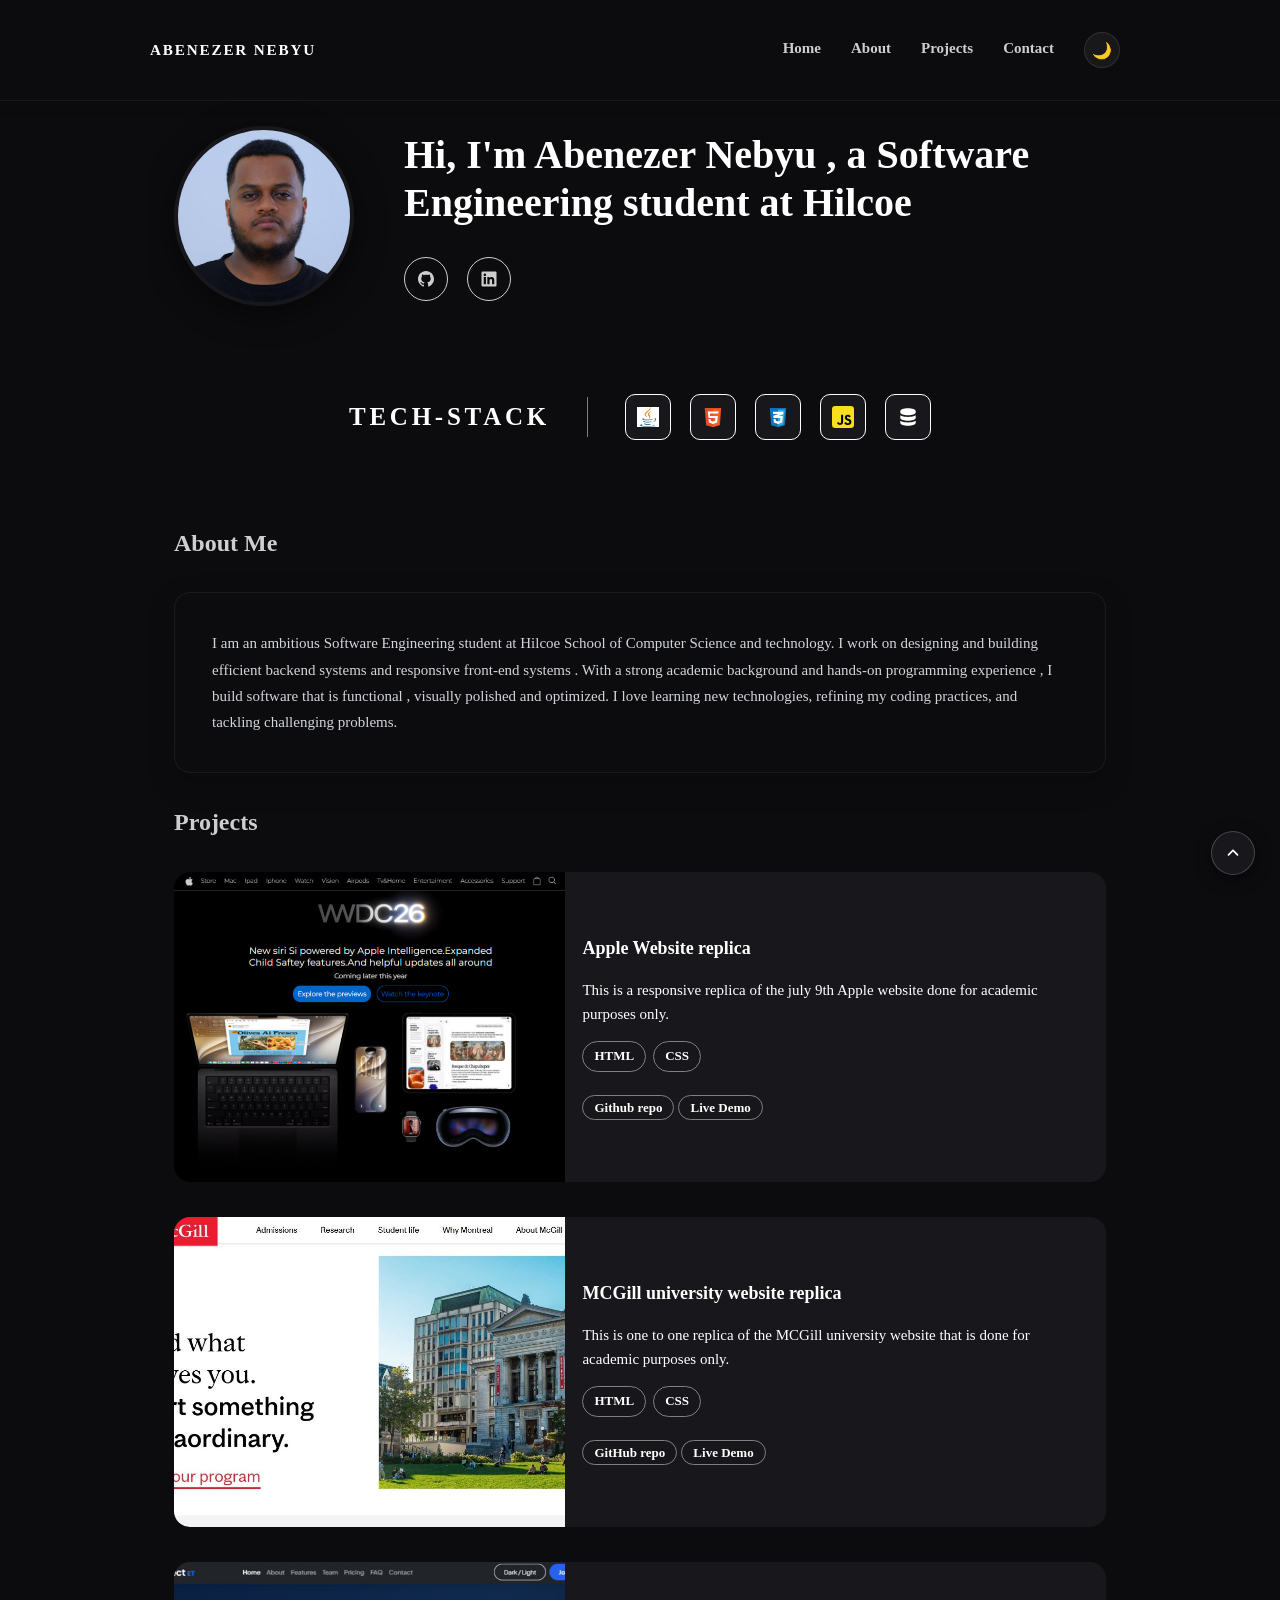
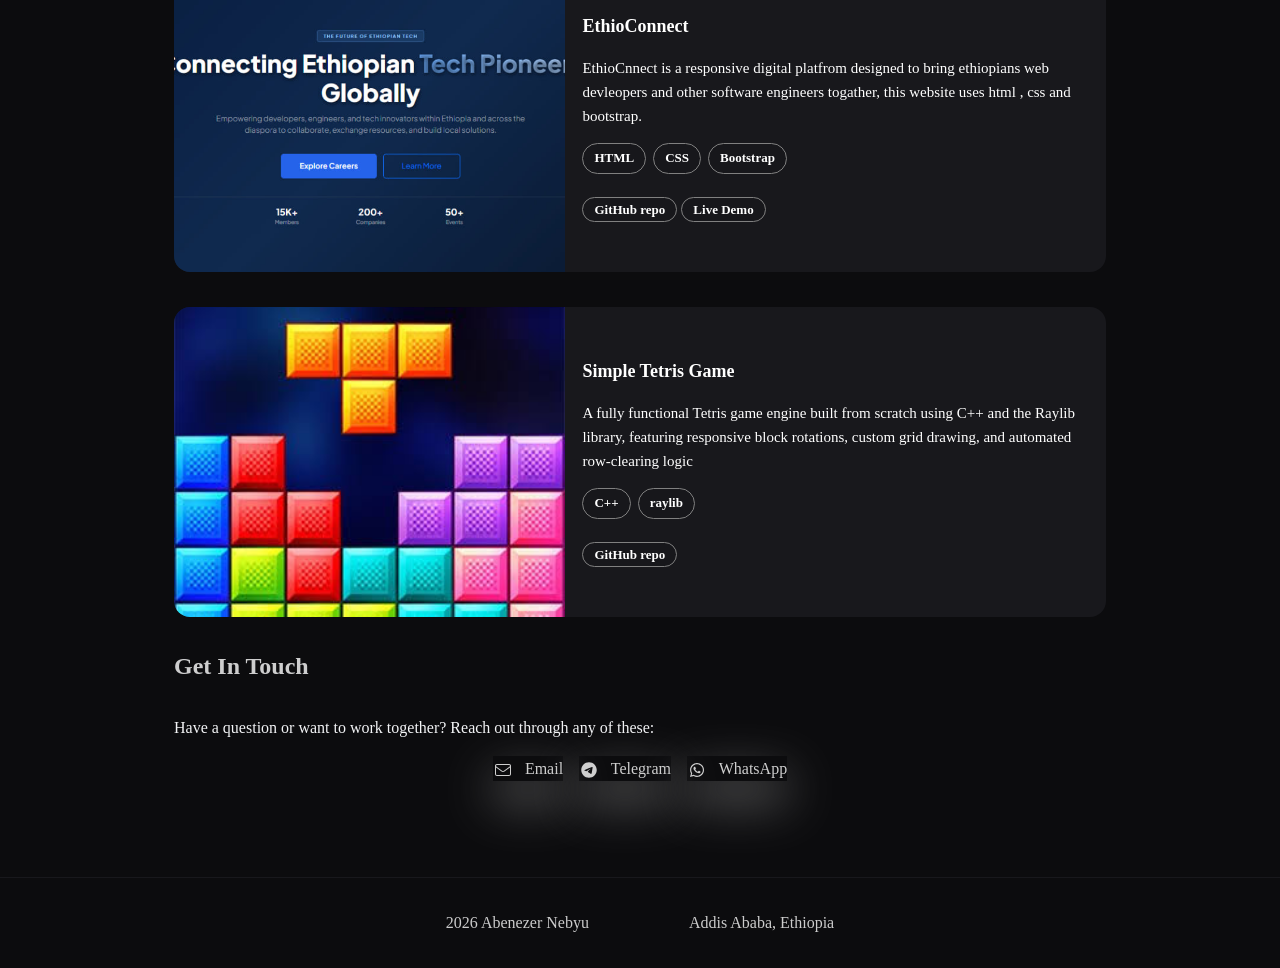
<file: portfolio/index.html>
<!doctype html>
<html lang="en">
  <head>
    <meta charset="UTF-8" />
    <meta name="viewport" content="width=device-width, initial-scale=1.0" />
    <title>Abenezer Nebyu's Portfolio</title>
    <meta
      name="description"
      content="Portfolio of Abenezer Nebyu, software engineering student at Hilcoe. Showcasing Java, database, web development projects, and skills."
    />
    <link rel="stylesheet" href="style.css" />
    <link rel="icon" type="image/jpg" href="images/Abenezer.jpg" />
  </head>
  <body id="top">
    <header class="main-header" >
      <div class="inner-wrapper">
        <a class="logo" href="#top"
          ><span class="name-bracket">ABENEZER NEBYU</span></a
        >

        <button
          class="hamburger"
          id="hamburger"
          aria-label="Toggle menu"
          aria-expanded="false"
          aria-controls="site-nav"
        >
          <img src="images/bars-solid-full.svg" alt="Menu Toggle" />
        </button>
        <nav class="site-nav" id="site-nav" aria-label="Primary">
          <a href="#home">Home</a>
          <a href="#about">About</a>
          <a href="#projects">Projects</a>
          <a href="#contact">Contact</a>
          <button
            class="theme-toggle"
            id="theme-toggle"
            aria-label="Toggle light mode"
          >
            <span class="theme-icon">🌙</span>
          </button>
        </nav>
      </div>
    </header>

    <main class="main-wrapper" id="main">
      <section class="hero-section" id="home">
        <div class="hero-content">
          <div class="photo-container">
            <img src="images/Abenezer.jpg" alt="Portrait of Abenezer Nebyu" />
          </div>

          <div class="hero-info">
            <h1 class="hero-title">
              Hi, I'm Abenezer Nebyu , a Software Engineering student at Hilcoe
            </h1>

            <div class="work-icons">
              <ul>
                <li>
                  <a
                    href="https://github.com/"
                    target="_blank"
                    aria-label="GitHub"
                    ><img
                      src="images/github-brands-solid-full (2).svg"
                      alt="GitHub Logo"
                  /></a>
                </li>
                <li>
                  <a
                    href="https://www.linkedin.com/in/abenezer-nebyu-3214b9295/"
                    target="_blank"
                    aria-label="LinkedIn"
                    ><img src="images/linkedin-icon.svg" alt="LinkedIn Logo"
                  /></a>
                </li>
              </ul>
            </div>
          </div>
        </div>

        <div class="tech-stack-row">
          <span class="tech-stack-label">TECH-STACK</span>
          <ul class="tech-icons-list">
            <li><img src="images/java-icon.jpg" alt="Java logo" /></li>
            <li><img src="images/html-icon.svg" alt="HTML5 logo" /></li>
            <li><img src="images/css-icon.svg" alt="CSS3 logo" /></li>
            <li>
              <img src="images/javascript-icon.svg" alt="JavaScript logo" />
            </li>
            <li>
              <img src="images/database-solid-full.svg" alt="Database logo" />
            </li>
          </ul>
        </div>
      </section>

      <section class="about-section" id="about">
        <div class="section-header">
          <h2>About Me</h2>
        </div>
        <div class="about-container">
          <p class="about-text">
            I am an ambitious Software Engineering student at Hilcoe School of
            Computer Science and technology. I work on designing and building
            efficient backend systems and responsive front-end systems . With a
            strong academic background and hands-on programming experience , I
            build software that is functional , visually polished and optimized.
            I love learning new technologies, refining my coding practices, and
            tackling challenging problems.
          </p>
        </div>
      </section>

      <section class="projects-section" id="projects">
        <div class="section-header">
          <h2>Projects</h2>
        </div>

        <div class="projects-container">
          <div class="project-card">
            <div class="project-image-wrapper">
              <img src="images/myappleproject.jpg" class="project-image" />
            </div>
            <div class="project-details">
              <h3 class="project-title">Apple Website replica</h3>
              <p class="project-description">
                This is a responsive replica of the july 9th Apple website done
                for academic purposes only.
              </p>
              <div class="project-tech-tags">
                <span class="language-used">HTML</span>
                <span class="language-used">CSS</span>
              </div>
              <div class="project-links">
                <a
                  href="https://github.com/abenezer67/Apple-responsive.git"
                  target="_blank"
                  class="project-link-btn"
                  >Github repo</a
                >
                <a
                  href="The new apple/index.html"
                  target="_blank"
                  class="project-link-btn"
                  >Live Demo</a
                >
              </div>
            </div>
          </div>

          <div class="project-card">
            <div class="project-image-wrapper">
              <img src="images/newmcGill.jpg" class="project-image" />
            </div>
            <div class="project-details">
              <h3 class="project-title">MCGill university website replica</h3>
              <p class="project-description">
                This is one to one replica of the MCGill university website that
                is done for academic purposes only.
              </p>
              <div class="project-tech-tags">
                <span class="language-used">HTML</span>
                <span class="language-used">CSS</span>
              </div>
              <div class="project-links">
                <a
                  href="https://github.com/abenezer67/Mcgill-clone.git"
                  target="_blank"
                  class="project-link-btn"
                  >GitHub repo</a
                >
                <a
                  href="Mcgill-clone-main/mcgillunifinal/index.html"
                  target="_blank"
                  class="project-link-btn"
                  >Live Demo</a
                >
              </div>
            </div>
          </div>
          <div class="project-card">
            <div class="project-image-wrapper">
              <img src="images/Ethioconnect.jpg" class="project-image" />
            </div>
            <div class="project-details">
              <h3 class="project-title">EthioConnect</h3>
              <p class="project-description">
                EthioCnnect is a responsive digital platfrom designed to bring
                ethiopians web devleopers and other software engineers togather,
                this website uses html , css and bootstrap.
              </p>

              <div class="project-tech-tags">
                <span class="language-used">HTML</span>
                <span class="language-used">CSS</span>
                <span class="language-used">Bootstrap</span>
              </div>
              <div class="project-links">
                <a
                  href="https://github.com/abenezer67/EthioConnect.git"
                  target="_blank"
                  class="project-link-btn"
                  >GitHub repo</a
                >
                <a
                  href="weblabbootstrap/finalproject.html"
                  target="_blank"
                  class="project-link-btn"
                  >Live Demo</a
                >
              </div>
            </div>
          </div>
          <div class="project-card">
            <div class="project-image-wrapper">
              <img
                src="images/tetris.jpg"
                class="project-image"
                id="tetris-pic"
              />
            </div>
            <div class="project-details">
              <h3 class="project-title">Simple Tetris Game</h3>
              <p class="project-description">
                A fully functional Tetris game engine built from scratch using
                C++ and the Raylib library, featuring responsive block
                rotations, custom grid drawing, and automated row-clearing logic
              </p>
              <div class="project-tech-tags">
                <span class="language-used">C++</span>
                <span class="language-used">raylib</span>
              </div>
              <div class="project-links">
                <a
                  href="https://github.com/abenezer67/opaqr.git"
                  target="_blank"
                  class="project-link-btn"
                  >GitHub repo</a
                >
              </div>
            </div>
          </div>
        </div>
      </section>

      <section class="contact-section" id="contact">
        <div class="section-header">
          <h2>Get In Touch</h2>
        </div>

        <div class="contact-wrapper">
          <p class="contact-title2">
            Have a question or want to work together? Reach out through any of
            these:
          </p>

          <div class="contact-links">
            <a
              href="mailto:nebyuabenezer070@gmail.com"
              class="submit-btn"
              target="_blank"
            >
              <img src="images/envelope-light-full.svg" alt="Email" /> Email
            </a>
            <a href="https://t.me/Abenant" class="submit-btn" target="_blank">
              <img src="images/telegram-brands-solid-full.svg" alt="Telegram" />
              Telegram
            </a>
            <a
              href="https://wa.me/qr/F5Z3U3RNUBP5E1"
              class="submit-btn"
              target="_blank"
            >
              <img src="images/whatsapp-brands-solid-full.svg" alt="WhatsApp" />
              WhatsApp
            </a>
          </div>
        </div>
      </section>
      <a href="#top" class="back-to-top" ><img src="images/angle-up-solid-full.svg" alt="" />
      </a>
    </main>

    <footer class="site-footer">
      <div class="footer-content">
        <p class="footer-copyright">2026 Abenezer Nebyu</p>
        <p class="footer-location">Addis Ababa, Ethiopia</p>
      </div>
    </footer>

    <script src="logic.js"></script>
  </body>
</html>
</file>
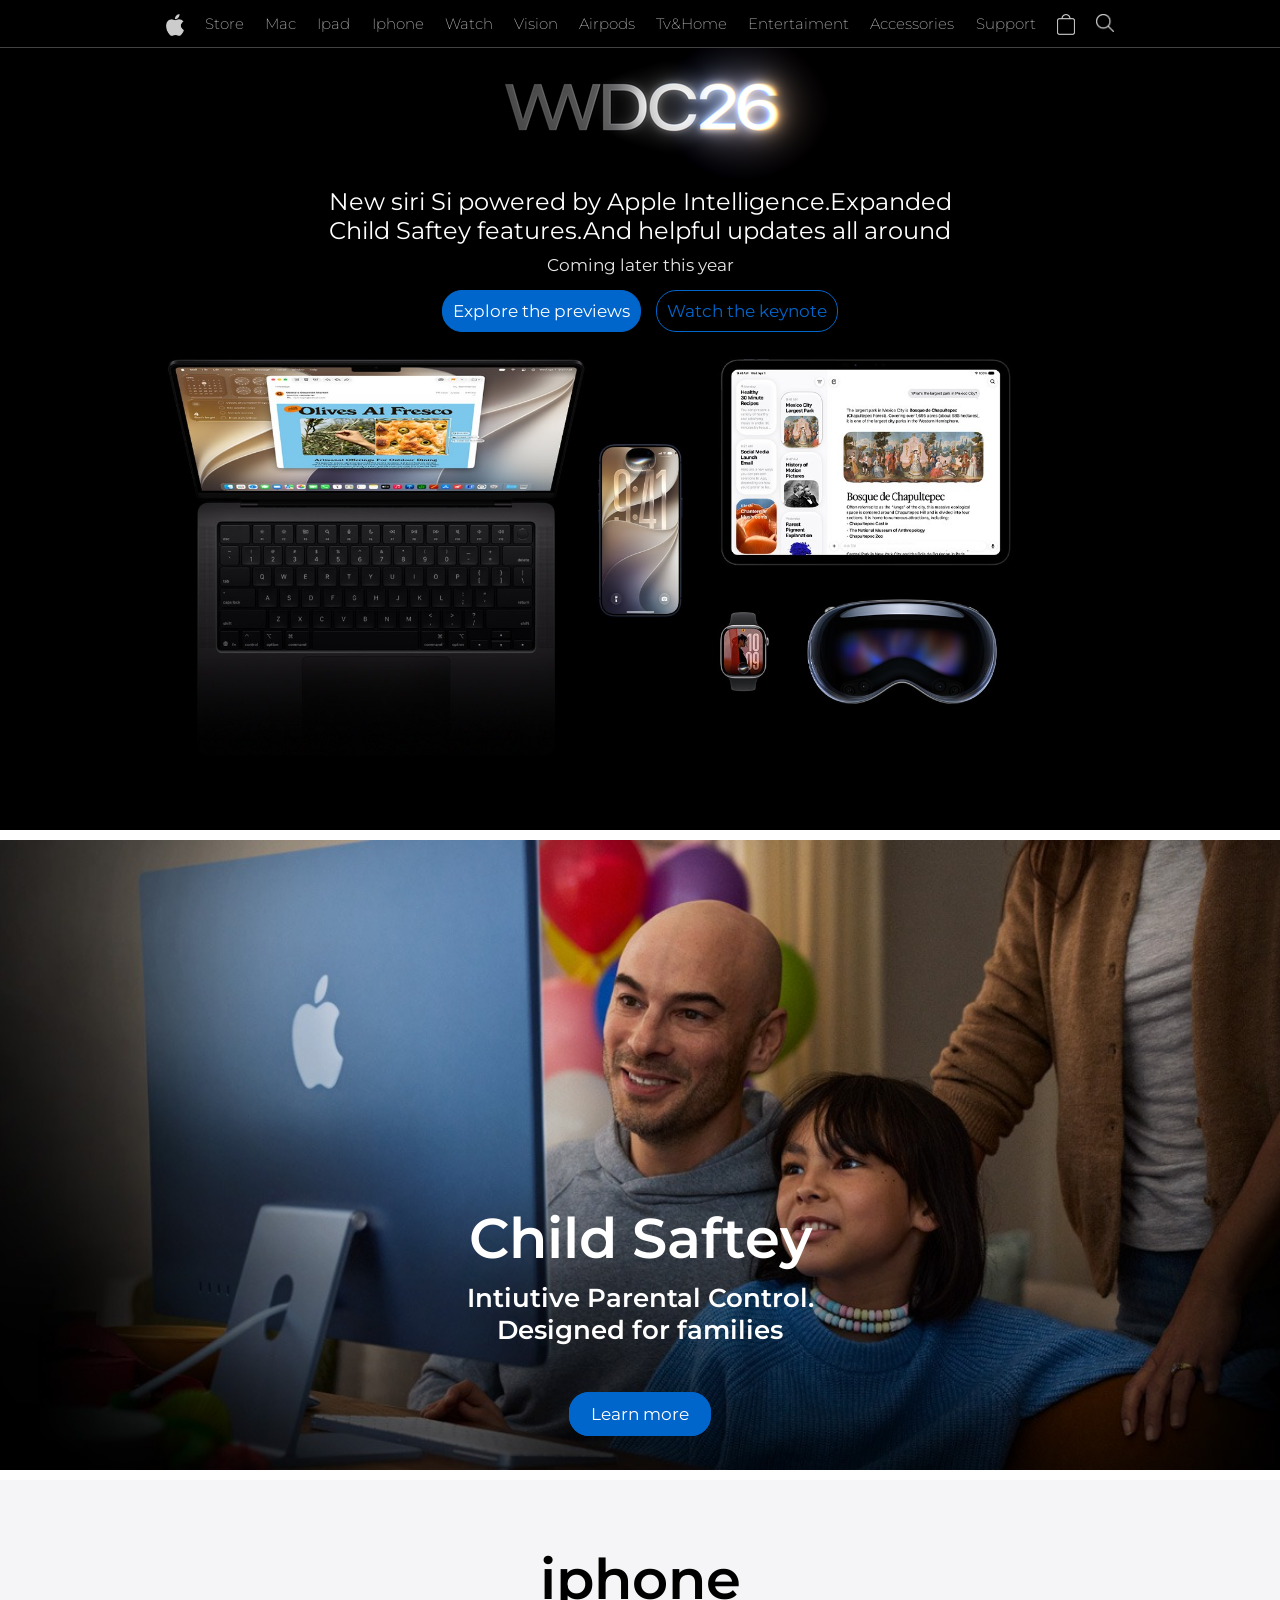
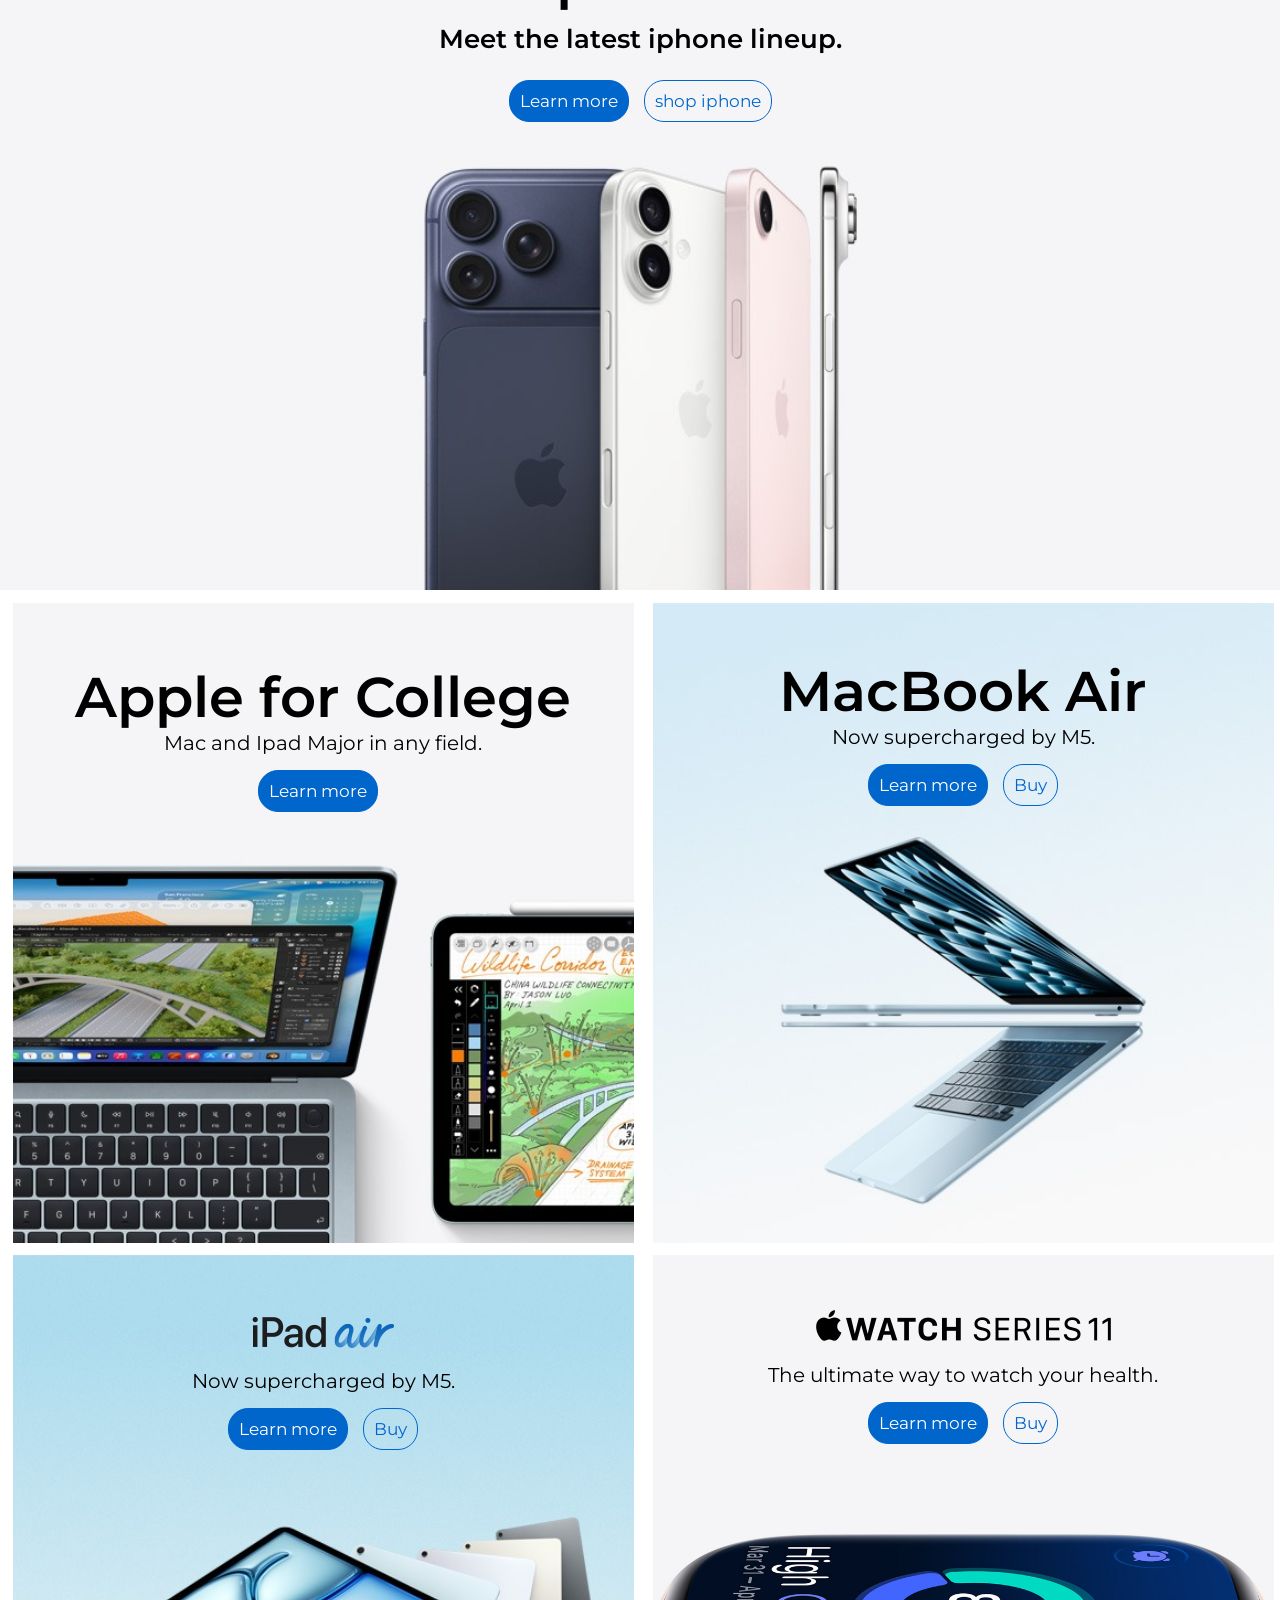
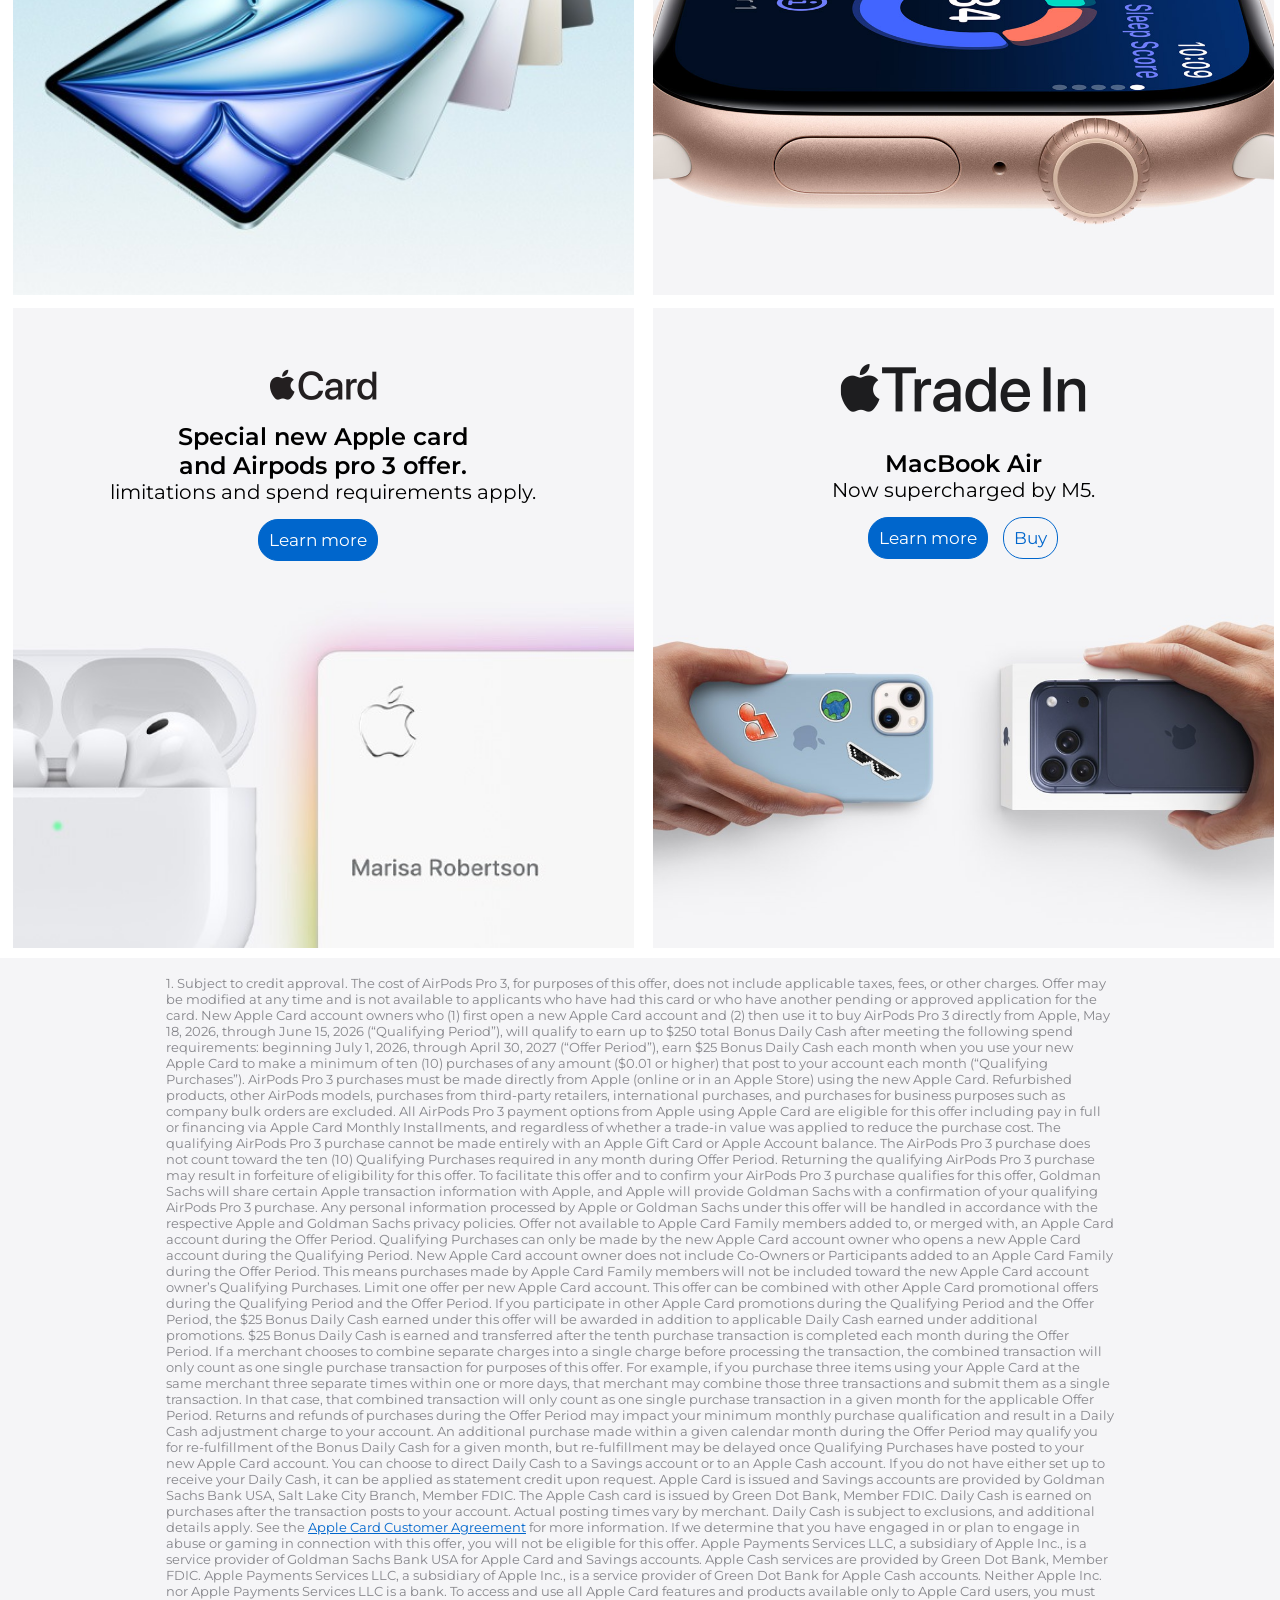
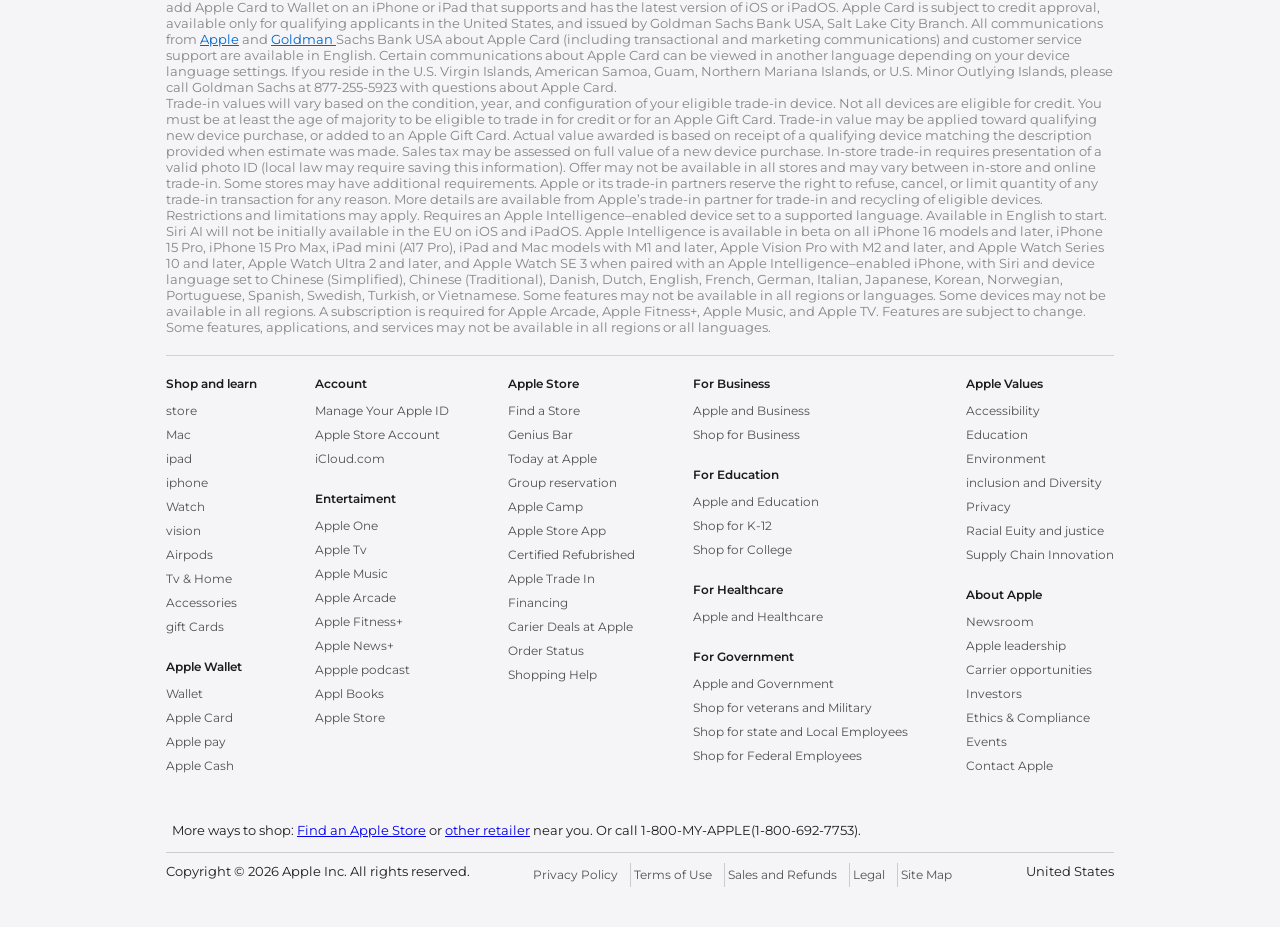
<file: portfolio/The new apple/index.html>
<!DOCTYPE html>
<html lang="en">
<head>
    <meta charset="UTF-8">
    <meta name="viewport" content="width=device-width, initial-scale=1.0">
    <title>Apple</title>
   <link rel="icon" type="image/png" href="/Apple/logo.png">
    <link rel = "stylesheet"  href = "style.css"> 
    <link rel="stylesheet" href="https://cdnjs.cloudflare.com/ajax/libs/font-awesome/6.5.1/css/all.min.css">
    <link rel="preconnect" href="https://fonts.googleapis.com">
<link rel="preconnect" href="https://fonts.gstatic.com" crossorigin>
<link href="https://fonts.googleapis.com/css2?family=Indie+Flower&family=Inter:ital,opsz,wght@0,14..32,100..900;1,14..32,100..900&family=JetBrains+Mono:ital,wght@0,100..800;1,100..800&family=Monsieur+La+Doulaise&family=Montserrat:ital,wght@0,100..900;1,100..900&family=Playfair+Display:ital,wght@0,400..900;1,400..900&family=Poppins:ital,wght@0,100;0,200;0,300;0,400;0,500;0,600;0,700;0,800;0,900;1,100;1,200;1,300;1,400;1,500;1,600;1,700;1,800;1,900&display=swap" rel="stylesheet">


</head>
<body>
    <div class="outer-wrapper">

    <header class="header-wrapper">
        <div class="internal-wrapper">
<div class = "header-links-wrapper"> 
            <ul> 
                <li><a href = "/" class = "logo-link "> <img src="Apple/logo.png"></a></li>
                <li><a href = "#" class = " ">Store</a></li>
                <li><a href = "#" class = " ">Mac</a></li>
                <li><a href = "#" class = " "> Ipad</a></li>
                <li><a href = "#" class = " "> Iphone</a></li>
                <li><a href = "#" class = " "> Watch</a></li>
                <li><a href = "#" class = " "> Vision</a></li>
                <li><a href = "#" class = " ">Airpods</a></li>
                <li><a href = "#" class = " ">Tv&Home </a></li>
                <li><a href = "#" class = " ">Entertaiment</a></li>
                <li><a href = "#" class = " ">Accessories</a></li>
                <li><a href = "#" class = " ">Support</a></li>
                <li><a href = "#" class = "cart-link "><img src="Apple/cart.png"></a></li>
                <li><a href = "#" class = " search-link"><img src = "Apple/search-icon.png"></a></li>
                
            </ul>
            </div>
            <div class = "hamburger-wrapper"> 
            <ul> 
                <li ><a href = "/" class = "logo-link "> <img src="Apple/logo.png"></a></li>
                <li class="cart"></li><a href = "#" class = "cart-link "><img src="Apple/cart.png"></a></li>
                <li><a href = "#" class = " search-link"><img src = "Apple/search-icon.png"></a></li>
                 <li><a href="#" class="hamburger-link">&#9776;</a></li>
                
            </ul>
            </div>
        </div>
    </header>


<section class="main-highlight-wrapper">
  <div class="internal-wrapper">
    <div class="main-icon-wrapper">
                    <img src="Apple/main-icon.png" alt="">
                </div>
    <div class="first-text-wrapper">
      <p>New siri Si powered by Apple Intelligence.Expanded
        <br>
      Child Saftey features.And helpful updates all around</p>
    </div>

    <div class="second-text-wrapper">
      Coming later this year
    </div>
   

    <div class="links-wrapper">
      <ul>
        <li><a href="">Explore the previews</a></li>
        <li><a href="">Watch the keynote</a></li>
      </ul>
    </div>

    <div class="main-image-wrapper">
      <img src="Apple/main-hero-image.jpg" />
    </div>

  </div>
</section>


<section class="second-highlight-wrapper">
  <div class="internal-wrapper">
     
    <div class="title-wrapper">
      Child Saftey
    </div>

    <div class="descritpion-wrapper">
     Intiutive Parental Control.
     <br>
     Designed for families
    </div>

 
    <div class="links-wrapper">
        <a href="">Learn more</a>
    </div>

    

  </div>
</section>

<section class="third-highlight-wrapper">
  <div class="internal-wrapper">
    <div class="title-wrapper-2">
     iphone 
    </div>

    <div class="descritpion-wrapper">
      Meet the latest iphone lineup.
    </div>

    <div class="links-wrapper">
      <ul>
        <li><a href="">Learn more</a></li>
        <li><a href="">shop iphone</a></li>
      </ul>
    </div>

    

  </div>
</section>

<section class="fourth-highlight-wrapper">
  <div class="left-side-wrapper">
    <div class="title-wrapper-2">
     Apple for College
    </div>
    <div class="description-wraper">
      Mac and Ipad Major in any field.
    </div>
    <div class="links-wrapper">
      <ul>
        <li><a href="">Learn more</a></li>
      </ul>
    </div>
  </div>

  <div class="right-side-wrapper">
    <div class="title-wrapper-2">
     MacBook Air
    </div>
    <div class="description-wraper">
   Now supercharged by M5.
    </div>
    <div class="links-wrapper">
      <ul>
        <li><a href="">Learn more</a></li>
        <li><a href="">Buy</a></li>
      </ul>
    </div>
  </div>
</section>


<section class="fifth-highlight-wrapper">
            <div class="left-side-wrapper">
                <div class="top-logo-wrapper">
                    <div class="logo-wrapper">
                        <img src="Apple/fifth-icon-left.png" alt="">
                    </div>
                </div>
                
                <div class="description-wraper">
                    Now supercharged by M5.
                </div>
                <div class="links-wrapper">
                 <ul>
                    <li><a href="">Learn more</a></li>
                    <li><a href="">Buy</a></li>
                </ul>
                 </div>
            </div>
            <div class="right-side-wrapper">
                <div class="top-logo-wrapper">
                    <div class="logo-wrapper">
                        <img src="Apple/fifth-right-icon.png" alt="">
                    </div>
                </div>
                
                <div class="description-wraper">
                    The ultimate way to watch your health.
                </div>
                <div class="links-wrapper">
                 <ul>
                    <li><a href="">Learn more</a></li>
                    <li><a href="">Buy</a></li>
                </ul>
                 </div>
            </div>
        </section>

       <section class="sixth-highlight-wrapper">
  <div class="left-side-wrapper">
    <div class="top-logo-wrapper">
                    <div class="logo-wrapper">
                        <img src="Apple/seventh-left-icon.png" alt="">
                    </div>
                </div>
    <div class="title-wrapper-2">
     Special new Apple card <br> 
      and Airpods pro 3 offer.
    </div>
    <div class="description-wraper">
      limitations and spend requirements apply.
    </div>
    <div class="links-wrapper">
      <ul>
        <li><a href="">Learn more</a></li>
      </ul>
    </div>
  </div>

  <div class="right-side-wrapper">
     <div class="top-logo-wrapper">
                    <div class="logo-wrapper">
                        <img src="Apple/sixth-right-icon.png" alt="">
                    </div>
                </div>
    <div class="title-wrapper-2">
     MacBook Air
    </div>
    <div class="description-wraper">
   Now supercharged by M5.
    </div>
    <div class="links-wrapper">
      <ul>
        <li><a href="">Learn more</a></li>
        <li><a href="">Buy</a></li>
      </ul>
    </div>
  </div>
</section>


    <footer class="footer-wrapper">
        <div class  = " internal-wrapper"> 
     
            <div class="upper-text-container">
 1. Subject to credit approval. The cost of AirPods Pro 3, for purposes of this offer, does not include applicable taxes, fees, or other charges. Offer may be modified at any time and is not available to applicants who have had this card or who have another pending or approved application for the card. New Apple Card account owners who (1) first open a new Apple Card account and (2) then use it to buy AirPods Pro 3 directly from Apple, May 18, 2026, through June 15, 2026 (“Qualifying Period”), will qualify to earn up to $250 total Bonus Daily Cash after meeting the following spend requirements: beginning July 1, 2026, through April 30, 2027 (“Offer Period”), earn $25 Bonus Daily Cash each month when you use your new Apple Card to make a minimum of ten (10) purchases of any amount ($0.01 or higher) that post to your account each month (“Qualifying Purchases”). AirPods Pro 3 purchases must be made directly from Apple (online or in an Apple Store) using the new Apple Card. Refurbished products, other AirPods models, purchases from third‑party retailers, international purchases, and purchases for business purposes such as company bulk orders are excluded. All AirPods Pro 3 payment options from Apple using Apple Card are eligible for this offer including pay in full or financing via Apple Card Monthly Installments, and regardless of whether a trade-in value was applied to reduce the purchase cost. The qualifying AirPods Pro 3 purchase cannot be made entirely with an Apple Gift Card or Apple Account balance. The AirPods Pro 3 purchase does not count toward the ten (10) Qualifying Purchases required in any month during Offer Period. Returning the qualifying AirPods Pro 3 purchase may result in forfeiture of eligibility for this offer.
To facilitate this offer and to confirm your AirPods Pro 3 purchase qualifies for this offer, Goldman Sachs will share certain Apple transaction information with Apple, and Apple will provide Goldman Sachs with a confirmation of your qualifying AirPods Pro 3 purchase. Any personal information processed by Apple or Goldman Sachs under this offer will be handled in accordance with the respective Apple and Goldman Sachs privacy policies.
Offer not available to Apple Card Family members added to, or merged with, an Apple Card account during the Offer Period. Qualifying Purchases can only be made by the new Apple Card account owner who opens a new Apple Card account during the Qualifying Period. New Apple Card account owner does not include Co-Owners or Participants added to an Apple Card Family during the Offer Period. This means purchases made by Apple Card Family members will not be included toward the new Apple Card account owner’s Qualifying Purchases. Limit one offer per new Apple Card account. This offer can be combined with other Apple Card promotional offers during the Qualifying Period and the Offer Period. If you participate in other Apple Card promotions during the Qualifying Period and the Offer Period, the $25 Bonus Daily Cash earned under this offer will be awarded in addition to applicable Daily Cash earned under additional promotions. $25 Bonus Daily Cash is earned and transferred after the tenth purchase transaction is completed each month during the Offer Period. If a merchant chooses to combine separate charges into a single charge before processing the transaction, the combined transaction will only count as one single purchase transaction for purposes of this offer. For example, if you purchase three items using your Apple Card at the same merchant three separate times within one or more days, that merchant may combine those three transactions and submit them as a single transaction. In that case, that combined transaction will only count as one single purchase transaction in a given month for the applicable Offer Period. Returns and refunds of purchases during the Offer Period may impact your minimum monthly purchase qualification and result in a Daily Cash adjustment charge to your account. An additional purchase made within a given calendar month during the Offer Period may qualify you for re-fulfillment of the Bonus Daily Cash for a given month, but re-fulfillment may be delayed once Qualifying Purchases have posted to your new Apple Card account.
You can choose to direct Daily Cash to a Savings account or to an Apple Cash account. If you do not have either set up to receive your Daily Cash, it can be applied as statement credit upon request. Apple Card is issued and Savings accounts are provided by Goldman Sachs Bank USA, Salt Lake City Branch, Member FDIC. The Apple Cash card is issued by Green Dot Bank, Member FDIC. Daily Cash is earned on purchases after the transaction posts to your account. Actual posting times vary by merchant. Daily Cash is subject to exclusions, and additional details apply. See the  <a href = "#">Apple Card Customer Agreement</a> for more information. If we determine that you have engaged in or plan to engage in abuse or gaming in connection with this offer, you will not be eligible for this offer.
Apple Payments Services LLC, a subsidiary of Apple Inc., is a service provider of Goldman Sachs Bank USA for Apple Card and Savings accounts. Apple Cash services are provided by Green Dot Bank, Member FDIC. Apple Payments Services LLC, a subsidiary of Apple Inc., is a service provider of Green Dot Bank for Apple Cash accounts. Neither Apple Inc. nor Apple Payments Services LLC is a bank.
To access and use all Apple Card features and products available only to Apple Card users, you must add Apple Card to Wallet on an iPhone or iPad that supports and has the latest version of iOS or iPadOS. Apple Card is subject to credit approval, available only for qualifying applicants in the United States, and issued by Goldman Sachs Bank USA, Salt Lake City Branch.
All communications from <a href = "#"> Apple</a>  and  <a href = "#"> Goldman </a>  Sachs Bank USA about Apple Card (including transactional and marketing communications) and customer service support are available in English. Certain communications about Apple Card can be viewed in another language depending on your device language settings. If you reside in the U.S. Virgin Islands, American Samoa, Guam, Northern Mariana Islands, or U.S. Minor Outlying Islands, please call Goldman Sachs at 877-255-5923 with questions about Apple Card.
<br>
Trade‑in values will vary based on the condition, year, and configuration of your eligible trade‑in device. Not all devices are eligible for credit. You must be at least the age of majority to be eligible to trade in for credit or for an Apple Gift Card. Trade‑in value may be applied toward qualifying new device purchase, or added to an Apple Gift Card. Actual value awarded is based on receipt of a qualifying device matching the description provided when estimate was made. Sales tax may be assessed on full value of a new device purchase. In‑store trade‑in requires presentation of a valid photo ID (local law may require saving this information). Offer may not be available in all stores and may vary between in‑store and online trade‑in. Some stores may have additional requirements. Apple or its trade‑in partners reserve the right to refuse, cancel, or limit quantity of any trade‑in transaction for any reason. More details are available from Apple’s trade-in partner for trade‑in and recycling of eligible devices. Restrictions and limitations may apply.
Requires an Apple Intelligence–enabled device set to a supported language. Available in English to start. Siri AI will not be initially available in the EU on iOS and iPadOS.
Apple Intelligence is available in beta on all iPhone 16 models and later, iPhone 15 Pro, iPhone 15 Pro Max, iPad mini (A17 Pro), iPad and Mac models with M1 and later, Apple Vision Pro with M2 and later, and Apple Watch Series 10 and later, Apple Watch Ultra 2 and later, and Apple Watch SE 3 when paired with an Apple Intelligence–enabled iPhone, with Siri and device language set to Chinese (Simplified), Chinese (Traditional), Danish, Dutch, English, French, German, Italian, Japanese, Korean, Norwegian, Portuguese, Spanish, Swedish, Turkish, or Vietnamese. Some features may not be available in all regions or languages. Some devices may not be available in all regions.
A subscription is required for Apple Arcade, Apple Fitness+, Apple Music, and Apple TV.
Features are subject to change. Some features, applications, and services may not be available in all regions or all languages.
</div>
      
        <div class="footer-links-wrapper">
            <div class="links-wrapper-1">
                <h3> Shop and learn </h3>
                <ul> 
                    <li><a href = "#" >store</a></li>
                    <li><a href = "#" >Mac </a></li>
                    <li><a href = "#" > ipad</a></li>
                    <li><a href = "#" >iphone </a></li>
                    <li><a href = "#" > Watch</a></li>
                    <li><a href = "#" > vision</a></li>
                    <li><a href = "#" >Airpods</a></li>
                    <li><a href = "#" >Tv & Home</a></li>
                    <li><a href = "#" >Accessories</a></li>
                    <li><a href = "#" >gift Cards</a></li>
                    
                </ul>
                  <h3>Apple Wallet</h3>
               <ul> <li> <a href = "#"> Wallet</a></li>
                <li> <a href = "#">Apple Card</a></li>
                <li> <a href = "#">Apple pay</a></li>
                <li> <a href = "#">Apple Cash</a></li>
                </ul> 
            </div>
            <div class="links-wrapper-2">
                
                <h3>Account </h3>
               <ul> <li> <a href = "#"> Manage Your Apple ID</a></li>
                <li> <a href = "#">Apple Store Account </a></li>
                <li> <a href = "#">iCloud.com</a></li>
                </ul> 
                <h3>Entertaiment</h3>
<ul>
  <li><a href="#">Apple One</a></li>
  <li><a href="#">Apple Tv</a></li>
  <li><a href="#">Apple Music</a></li>
  <li><a href="#">Apple Arcade</a></li>
  <li><a href="#">Apple Fitness+</a></li>
  <li><a href="#">Apple News+</a></li>
  <li><a href="#">Appple podcast</a></li>
  <li><a href="#">Appl Books</a></li>
  <li><a href="#">Apple Store</a></li>

</ul>
            </div>


            <div class="links-wrapper-3">
              <h3>Apple Store</h3>
<ul>
  <li><a href="#">Find a Store</a></li>
  <li><a href="#">Genius Bar</a></li>
  <li><a href="#">Today at Apple</a></li>
  <li><a href="#">Group reservation</a></li>
  <li><a href="#">Apple Camp</a></li>
  <li><a href="#">Apple Store App</a></li>
  <li><a href="#">Certified Refubrished</a></li>
  <li><a href="#">Apple Trade In</a></li>
  <li><a href="#">Financing</a></li>
  <li><a href="#">Carier Deals at Apple</a></li>
  <li><a href="#">Order Status</a></li>
  <li><a href="#">Shopping Help</a></li>
</ul>
            </div>

            <div class="links-wrapper-4">
                <h3>For Business</h3>
<ul>
  <li><a href="#">Apple and Business</a></li>
  <li><a href="#">Shop for Business</a></li>
</ul>
<h3>For Education</h3>
<ul>
  <li><a href="#">Apple and Education</a></li>
  <li><a href="#">Shop for K-12</a></li>
  <li><a href="#">Shop for College</a></li>
</ul>
<h3>For Healthcare</h3>
<ul>
  
  <li><a href="#">Apple and Healthcare</a></li>
</ul>
<h3>For Government</h3>
<ul>
  <li><a href="#">Apple and Government</a></li>
  <li><a href="#">Shop for veterans and Military</a></li>
  <li><a href="#">Shop for state and Local Employees</a></li>
  <li><a href="#">Shop for Federal Employees</a></li>
</ul>
</div>
           
            <div class="links-wrapper-5">
<h3>Apple Values</h3>
<ul>
  <li><a href="#">Accessibility</a></li>
  <li><a href="#">Education</a></li>
  <li><a href="#">Environment</a></li>
  <li><a href="#">inclusion and Diversity</a></li>
  <li><a href="#">Privacy</a></li>
  <li><a href="#">Racial Euity and justice</a></li>
  <li><a href="#">Supply Chain Innovation</a></li>
</ul>
<h3>About Apple</h3>
<ul>
  <li><a href="#">Newsroom</a></li>
  <li><a href="#">Apple leadership</a></li>
  <li><a href="#">Carrier opportunities</a></li>
  <li><a href="#">Investors</a></li>
  <li><a href="#">Ethics & Compliance</a></li>
  <li><a href="#">Events</a></li>
  <li><a href="#">Contact Apple</a></li>
</ul>
        </div>
        </div>
        

        <div class="my-apple-wrapper">
  More ways to shop: <a href="#">Find an Apple Store</a> or <a href="#">other retailer</a> near you. Or call 1-800-MY-APPLE(1-800-692-7753).
</div>
<div class="copyright-wrapper">
  <div class="copyright">
    Copyright © 2026 Apple Inc. All rights reserved.
  </div>
  <div class="footer-links-terms">
    <ul>
      <li><a href="#">Privacy Policy</a></li>
      <li><a href="#">Terms of Use</a></li>
      <li><a href="#">Sales and Refunds</a></li>
      <li><a href="#">Legal</a></li>
      <li><a href="#">Site Map</a></li>
    </ul>
  </div>
 
    <div class="footer-country-name">United States</div>

</div>
  </div>
    </footer>
</body>
</html>
</file>
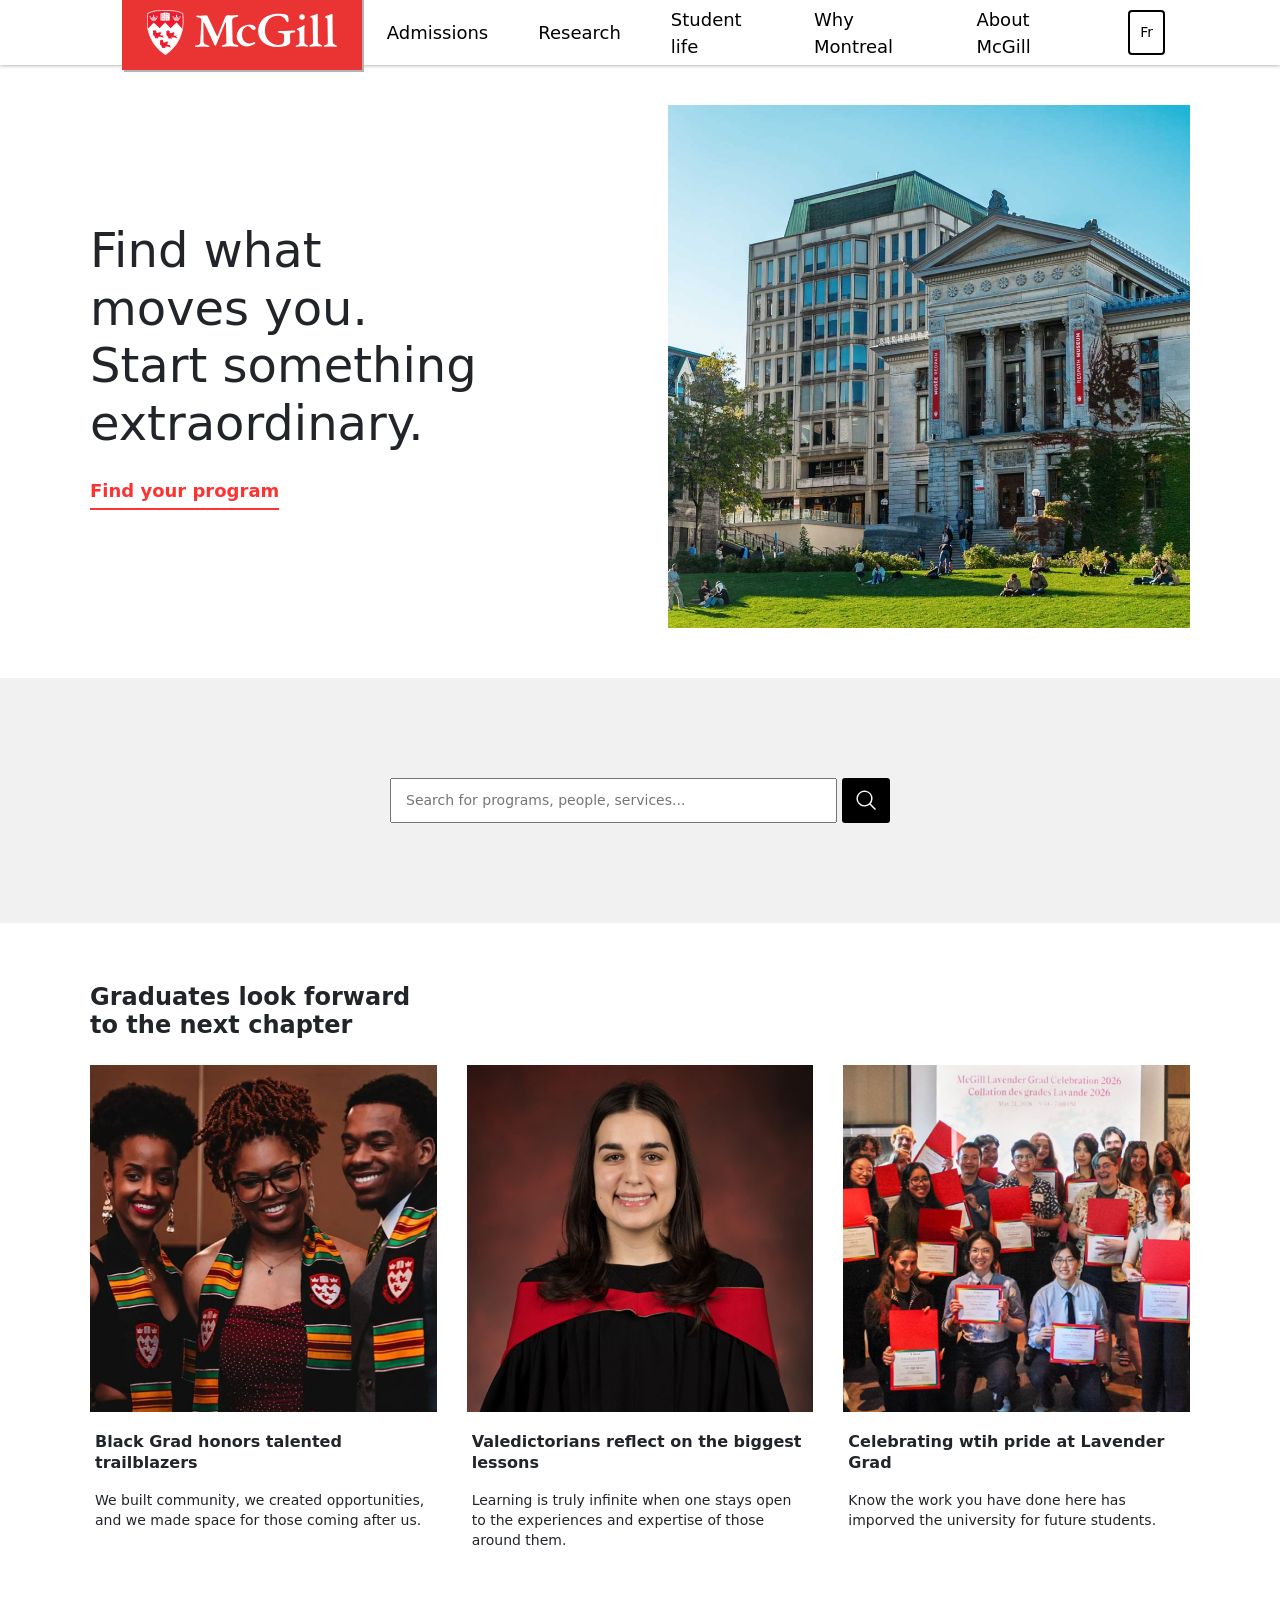
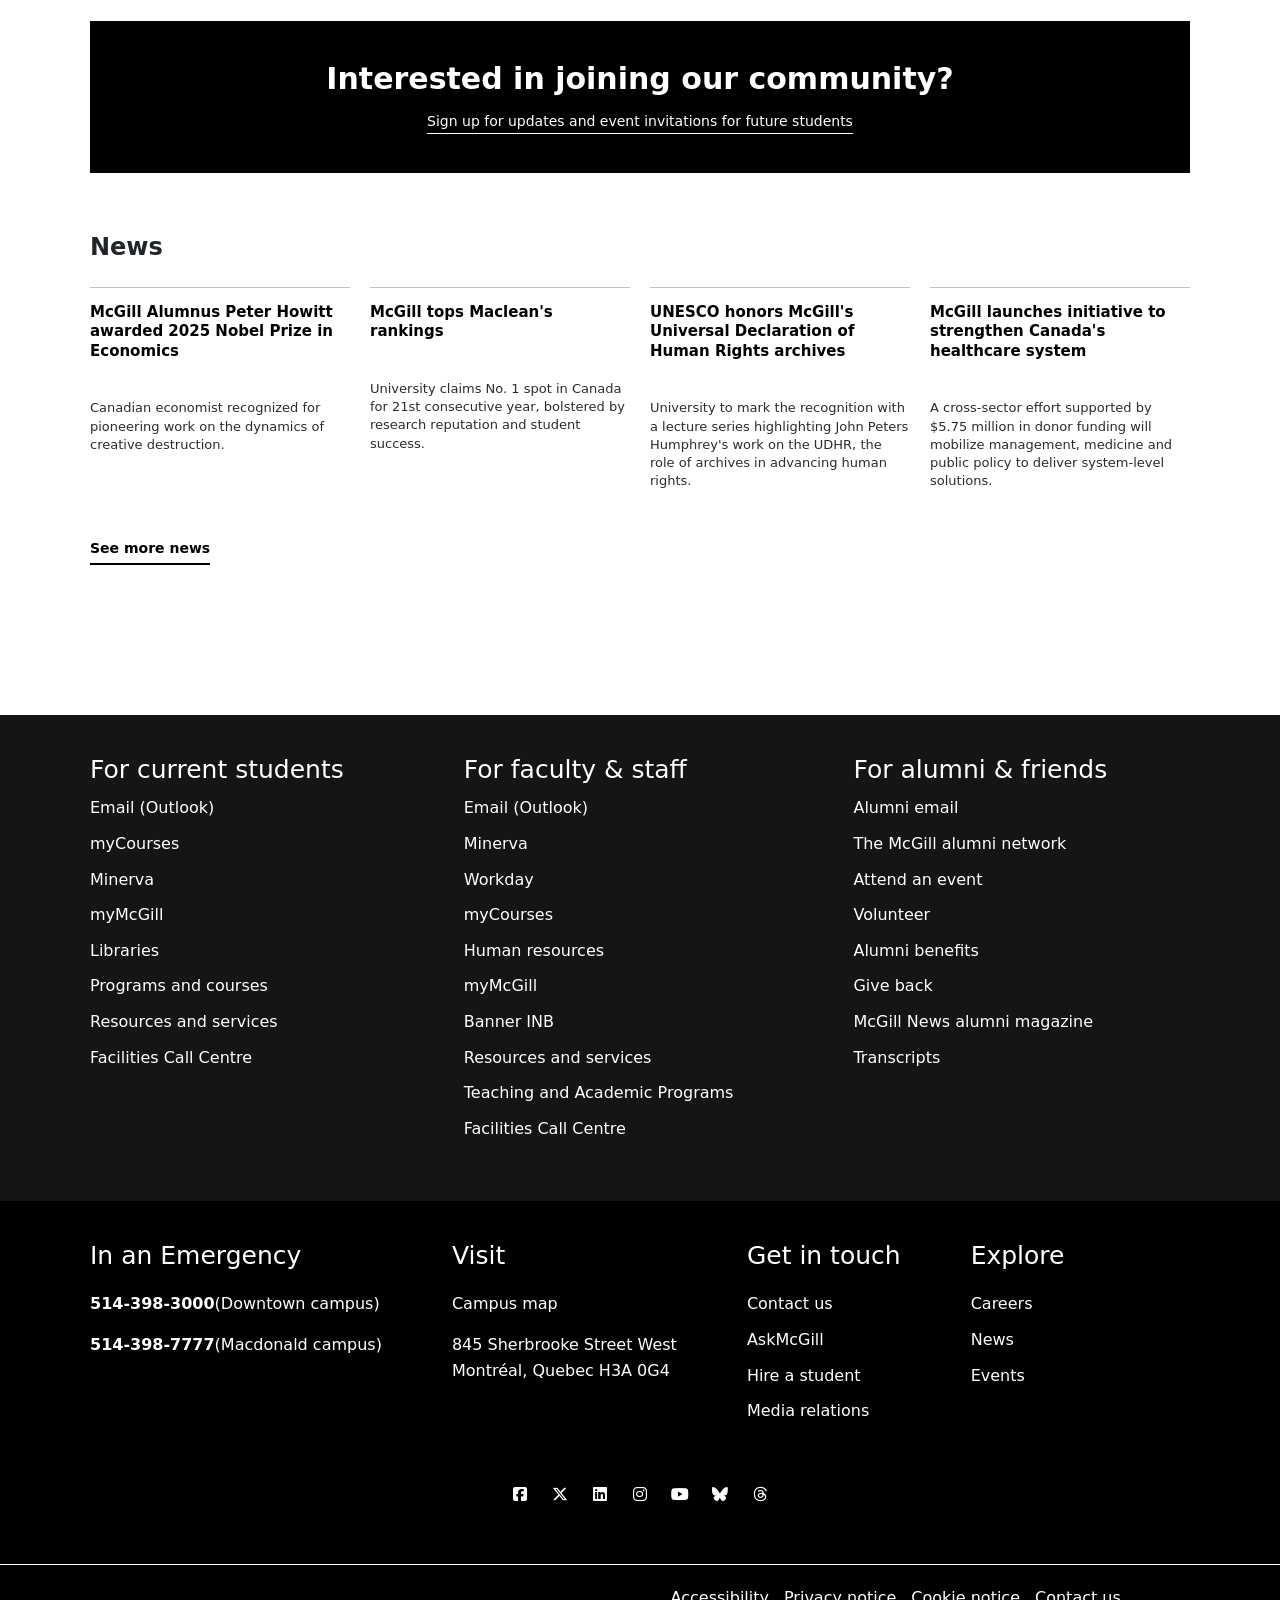
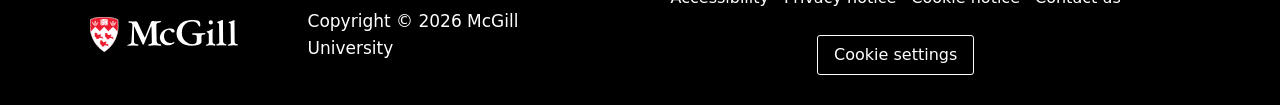
<file: portfolio/Mcgill-clone-main/mcgillunifinal/index.html>
<!DOCTYPE html>
<html lang="en">
<head>
    <meta charset="UTF-8">
    <meta name="viewport" content="width=device-width, initial-scale=1.0">
    <link rel="stylesheet" href="style.css">
    <link 
        href="https://cdn.jsdelivr.net/npm/bootstrap@5.3.8/dist/css/bootstrap.min.css" 
        rel="stylesheet"
    />
    <link rel="stylesheet" href="https://cdnjs.cloudflare.com/ajax/libs/font-awesome/6.7.2/css/all.min.css" integrity="sha512-Evv84Mr4kqVGRNSgIGL/F/aIDqQb7xQ2vcrdIwxfjThSH8CSR7PBEakCr51Ck+w+/U6swU2Im1vVX0SVk9ABhg==" crossorigin="anonymous" referrerpolicy="no-referrer" />

    <title>McGill University</title>
</head>
<body>
    <div class="outer-wrapper">
        <header class="header-wrapper">
            <div class="internal-wrapper">
                <div class="header-links-wrapper">
                    <ul>
                        <li class="logo-link"><a href=""><img src="McGill-University/mcgill-logo-red-reverse.db74b099.svg" alt=""></a></li>
                        <li><a href="">Admissions</a></li>
                        <li><a href="">Research</a></li>
                        <li><a href="">Student life</a></li>
                        <li><a href="">Why Montreal</a></li>
                        <li><a href="">About McGill</a></li>
                        <li ><a href=""><button>Fr</button></a></li>
                    </ul>
                </div>
            </div>
        </header>
        <main class="main-content">
            <div class="internal-wrapper">
                <section class="hero-section">
                    <div class="hero-text-box">
                        <h1>Find what<br>moves you.<br>Start something<br>extraordinary.</h1>
                        <a href="">Find your program</a>
                    </div>
                    <div class="hero-image-box">
                        <img src="McGill-University/branding-region-june-2026.jpg" alt="">
                    </div>
                </section>
                <section class="search-section">
                    <div class="search-container">
                        <input type="text" placeholder="Search for programs, people, services...">
                        <button><img src="McGill-University/search_icon-white.82d33785.svg" alt=""></button>
                    </div>
                </section>
                <section class="features-section">
                    <h2>Graduates look forward <br>to the next chapter</h2>
                    <div class="three-col-grid">
                        <article class="feature-card">
                            <img src="McGill-University/story1-blackgrad.jpg" alt="">
                            <h3>Black Grad honors talented trailblazers</h3>
                            <p>We built community, we created opportunities, and we made space for those coming after us.</p>
                        </article>
                        <article class="feature-card">
                            <img src="McGill-University/story2-rev-valedictorian-erica_smenderovac.jpg" alt="">
                            <h3>Valedictorians reflect on the biggest lessons</h3>
                            <p>Learning is truly infinite when one stays open to the experiences and expertise of those around them.</p>
                        </article>
                        <article class="feature-card">
                            <img src="McGill-University/story3-lavendergrad.jpg" alt="">
                            <h3>Celebrating wtih pride at Lavender Grad</h3>
                            <p>Know the work you have done here has imporved the university for future students.</p>
                        </article>
                    </div>
                </section>
                <section class="cta-section">
                    <div class="cta-box">
                        <h3>Interested in joining our community?</h3>
                        <a href="">Sign up for updates and event invitations for future students</a>
                    </div>
                </section>
                <section class="news-section">
                    <h2>News</h2>
                    <div class="four-col-grid">
                        <div class="news-item">
                            <h3>McGill Alumnus Peter Howitt awarded 2025 Nobel Prize in Economics</h3>
                            <p>Canadian economist recognized for pioneering work on the dynamics of creative destruction.</p>
                        </div>
                        <div class="news-item">
                            <h3>McGill tops Maclean's rankings</h3>
                            <p>University claims No. 1 spot in Canada for 21st consecutive year, bolstered by research reputation and student success.</p>
                        </div>
                        <div class="news-item">
                            <h3>UNESCO honors McGill's Universal Declaration of Human Rights archives</h3>
                            <p>University to mark the recognition with a lecture series highlighting John Peters Humphrey's work on the UDHR, the role of archives in advancing human rights.</p>
                        </div>
                        <div class="news-item">
                            <h3>McGill launches initiative to strengthen Canada's healthcare system</h3>
                            <p>A cross-sector effort supported by $5.75 million in donor funding will mobilize management, medicine and public policy to deliver system-level solutions.</p>
                        </div>
                    </div>
                    <a href="" class="more-news-link">See more news</a>
                </section>
            </div>
        </main>
        <footer class="footer-wrapper">
            <div class="footer-top">
                <div class="footer-container">
                    <div class="audience-columns">
                        <div class="footer-col">
                            <h4>For current students</h4>
                            <ul>
                                <li><a href="">Email (Outlook)</a></li>
                                <li><a href="">myCourses</a></li>
                                <li><a href="">Minerva</a></li>
                                <li><a href="">myMcGill</a></li>
                                <li><a href="">Libraries</a></li>
                                <li><a href="">Programs and courses</a></li>
                                <li><a href="">Resources and services</a></li>
                                <li><a href="">Facilities Call Centre</a></li>
                            </ul>
                        </div>
                        <div class="footer-col">
                            <h4>For faculty & staff</h4>
                            <ul>
                                <li><a href="">Email (Outlook)</a></li>
                                <li><a href="">Minerva</a></li>
                                <li><a href="">Workday</a></li>
                                <li><a href="">myCourses</a></li>
                                <li><a href="">Human resources</a></li>
                                <li><a href="">myMcGill</a></li>
                                <li><a href="">Banner INB</a></li>
                                <li><a href="">Resources and services</a></li>
                                <li><a href="">Teaching and Academic Programs</a></li>
                                <li><a href="">Facilities Call Centre</a></li>
                            </ul>
                        </div>
                        <div class="footer-col">
                            <h4>For alumni & friends</h4>
                            <ul>
                                <li><a href="">Alumni email</a></li>
                                <li><a href="">The McGill alumni network</a></li>
                                <li><a href="">Attend an event</a></li>
                                <li><a href="">Volunteer</a></li>
                                <li><a href="">Alumni benefits</a></li>
                                <li><a href="">Give back</a></li>
                                <li><a href="">McGill News alumni magazine</a></li>
                                <li><a href="">Transcripts</a></li>
                            </ul>
                        </div>
                    </div>
                </div>
            </div>
            <div class="footer-middle">
                <div class="footer-container">
                    <div class="info-columns">
                        <div class="footer-col">
                            <h4>In an Emergency</h4>
                            <p><a href=""><strong>514-398-3000</strong>(Downtown campus)</a></p>
                            <p><a href=""><strong>514-398-7777</strong>(Macdonald campus)</a></p>
                        </div>
                        <div class="footer-col">
                            <h4>Visit</h4>
                            <p><a href="">Campus map</a></p>
                            <p><a href="">845 Sherbrooke Street West <br>Montréal, Quebec H3A 0G4</a></p>
                        </div>
                        <div class="footer-col">
                            <h4>Get in touch</h4>
                            <ul>
                                <li><a href="">Contact us</a></li>
                                <li><a href="">AskMcGill</a></li>
                                <li><a href="">Hire a student</a></li>
                                <li><a href="">Media relations</a></li>
                            </ul>
                        </div>
                        <div class="footer-col">
                            <h4>Explore</h4>
                            <ul>
                                <li><a href="">Careers</a></li>
                                <li><a href="">News</a></li>
                                <li><a href="">Events</a></li>
                            </ul>
                        </div>
                    </div>
                    <div class="icon-wrapper">
                        <ul>
                            <li><i class="fa-brands fa-square-facebook"></i></li>
                            <li><i class="fa-brands fa-x-twitter"></i></li>
                            <li><i class="fa-brands fa-linkedin"></i></li>
                            <li><i class="fa-brands fa-instagram"></i></li>
                            <li><i class="fa-brands fa-youtube"></i></li>
                            <li><i class="fa-brands fa-bluesky"></i></li>
                            <li><i class="fa-brands fa-threads"></i></li>
                        </ul>
                    </div>
                </div>
            </div>
            <div class="footer-bottom">
                <div class="footer-container">
                    <div class="copyright-area">
                        <img src="McGill-University/mcgill-logo-red-reverse.db74b099.svg" alt="">
                        <span>Copyright &copy; 2026 McGill University</span>
                    </div>
                    <div class="legal-links">
                        <ul>
                            <li><a href="">Accessibility</a></li>
                            <li><a href="">Privacy notice</a></li>
                            <li><a href="">Cookie notice</a></li>
                            <li><a href="">Contact us</a></li>
                            <li><a href=""><button>Cookie settings</button></a></li>
                        </ul>
                    </div>
                </div>
            </div>
        </footer>
    </div>
</body>
</html>
</file>
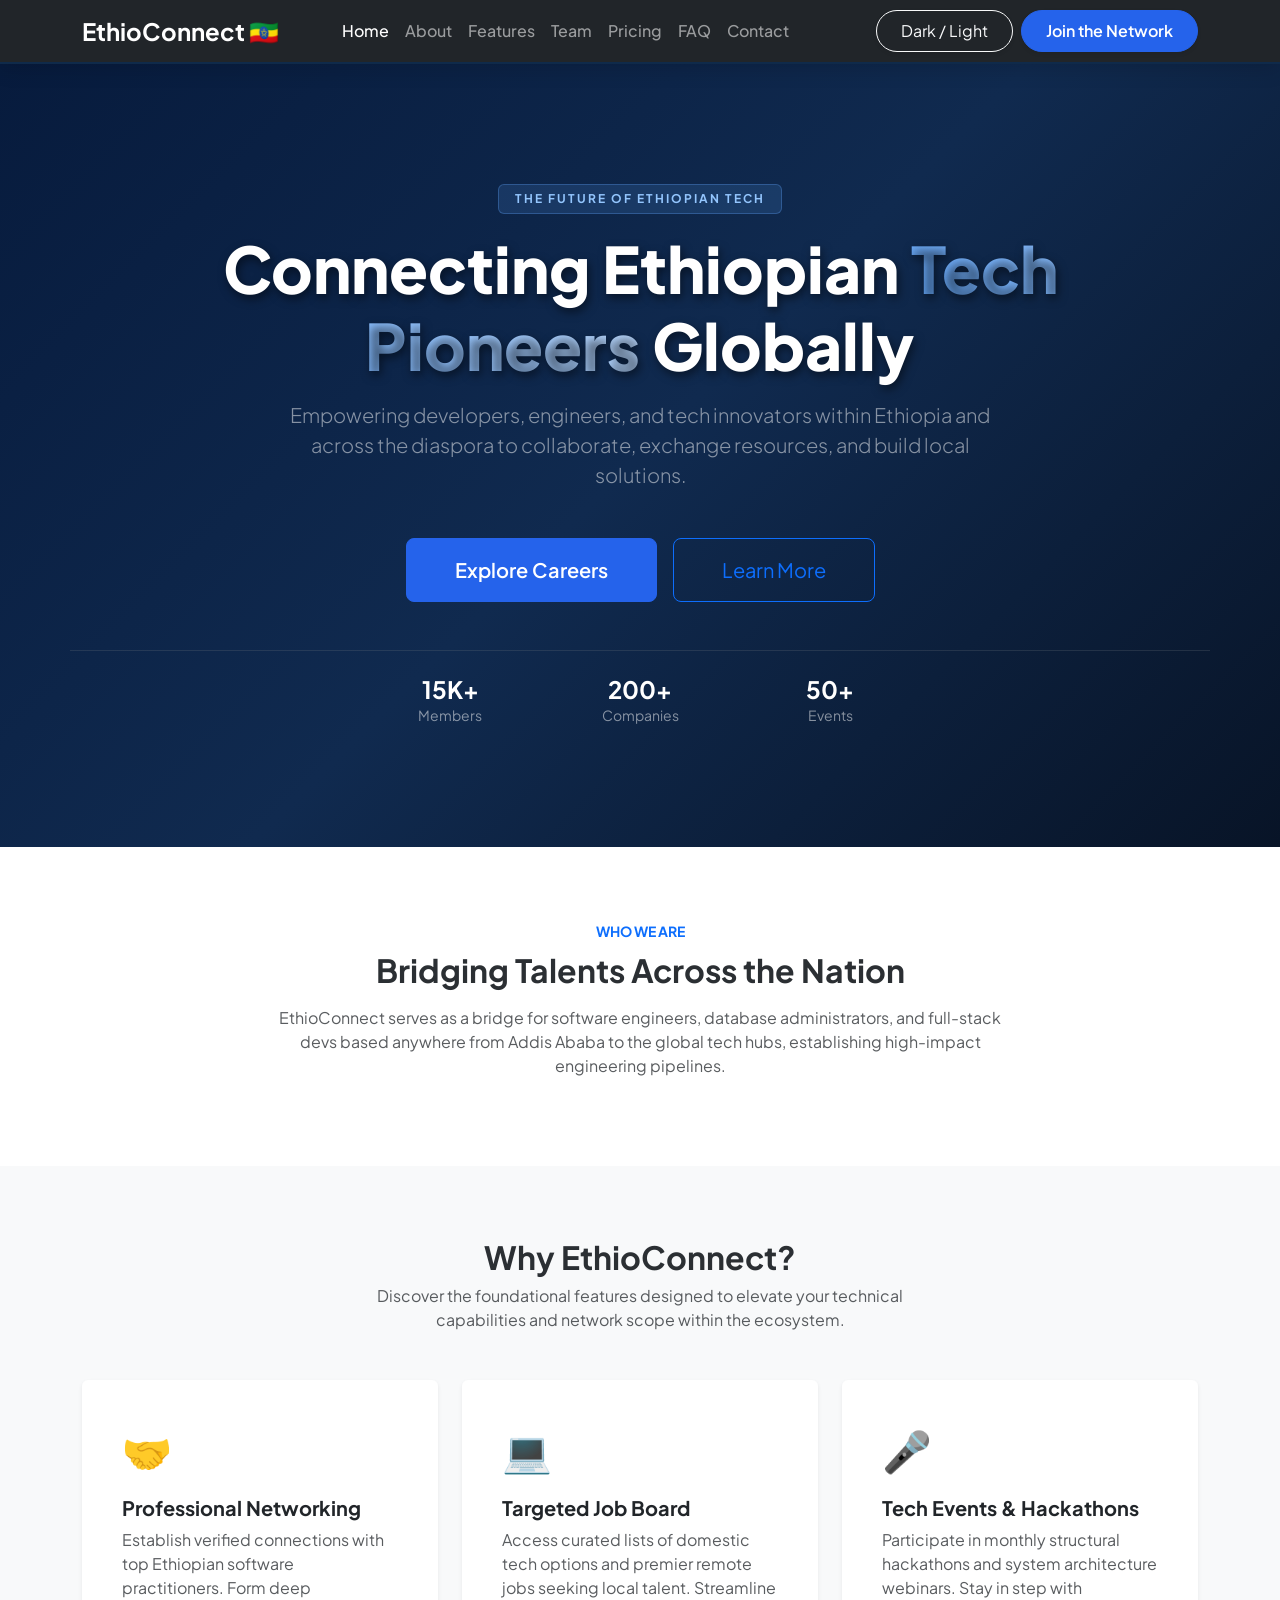
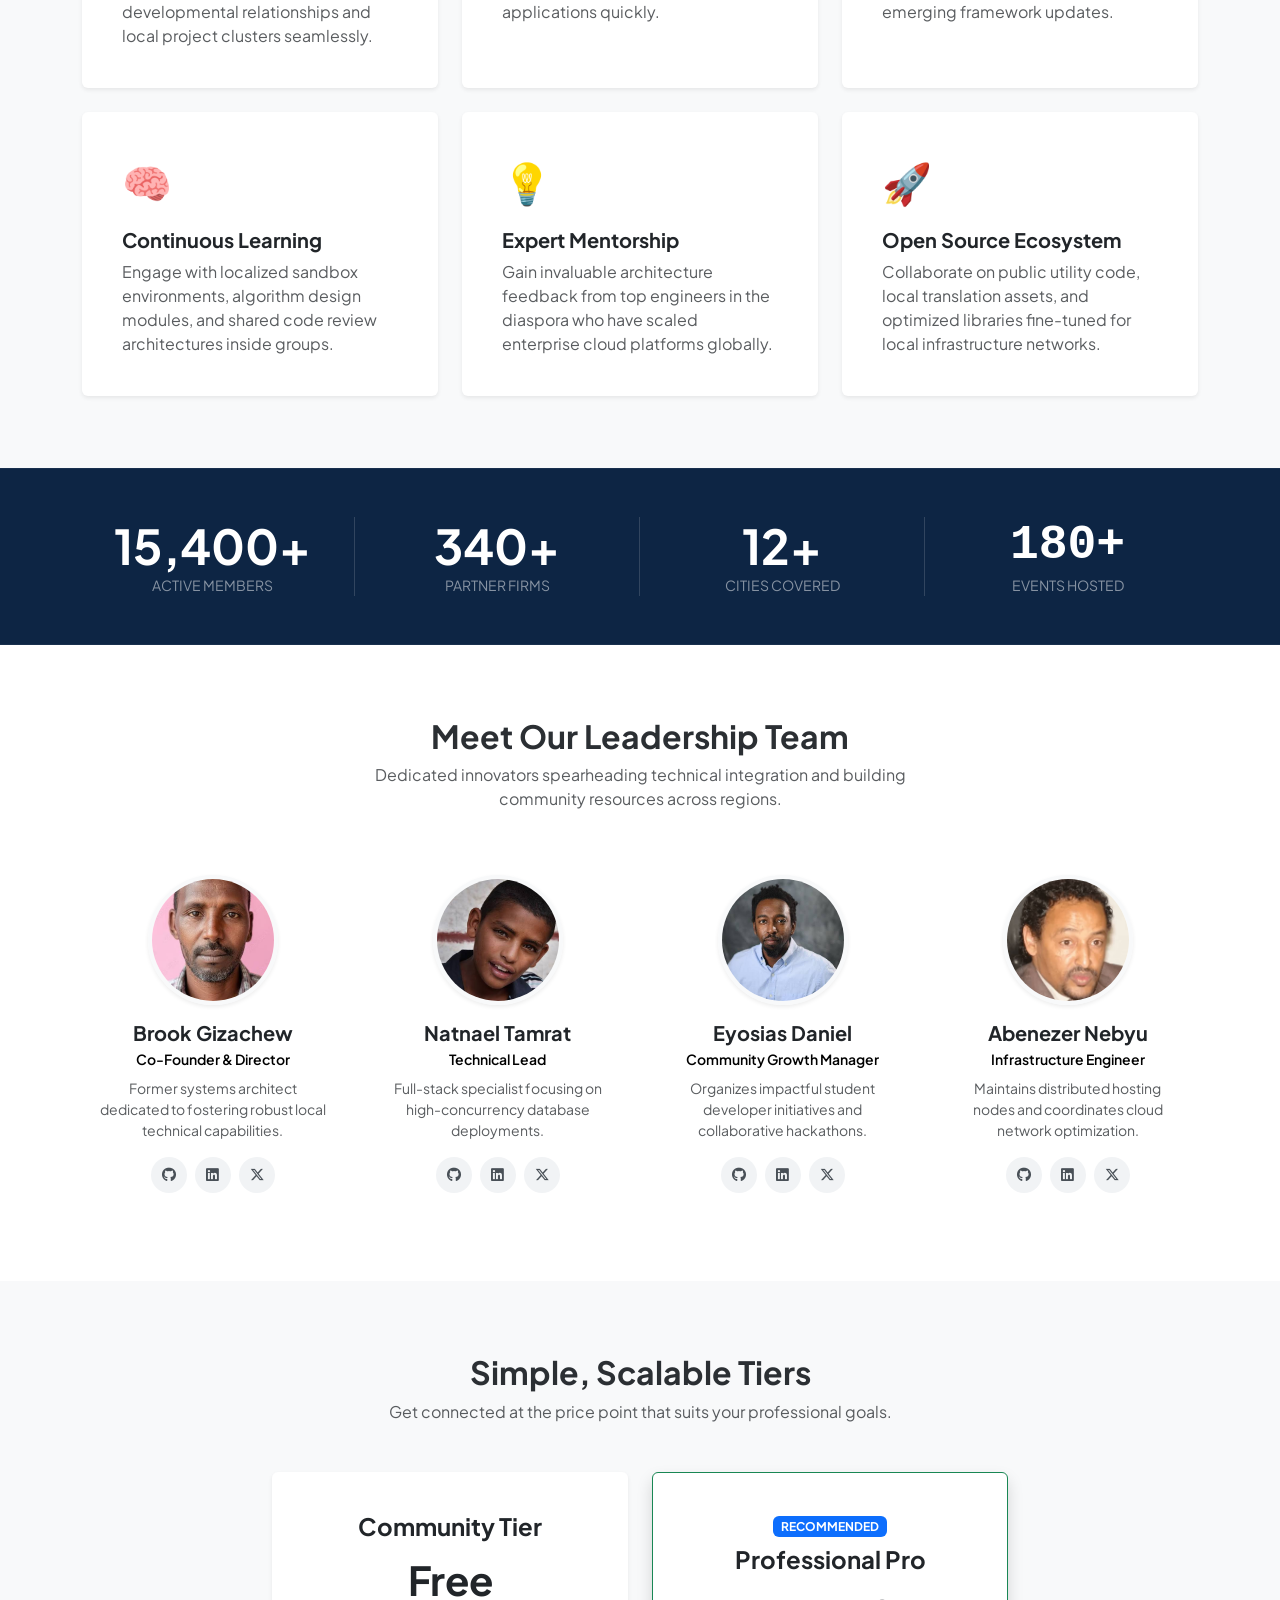
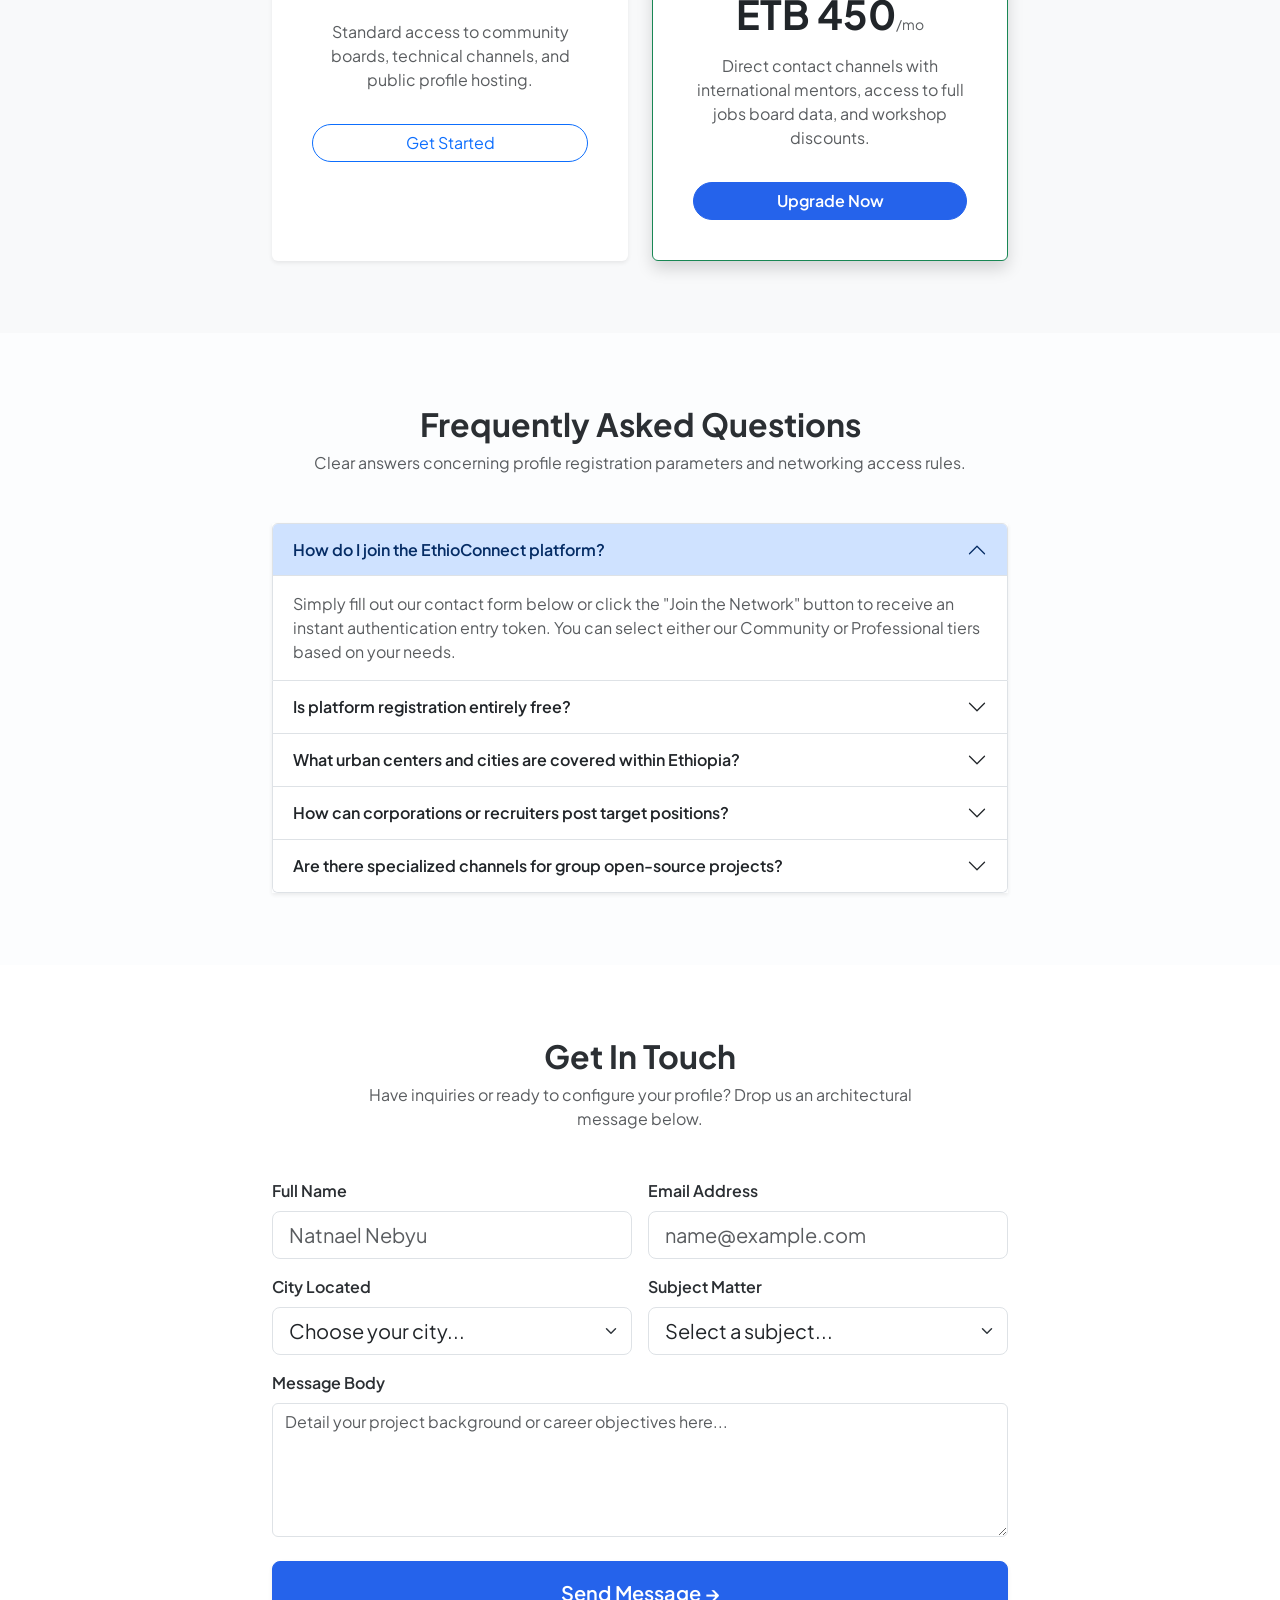
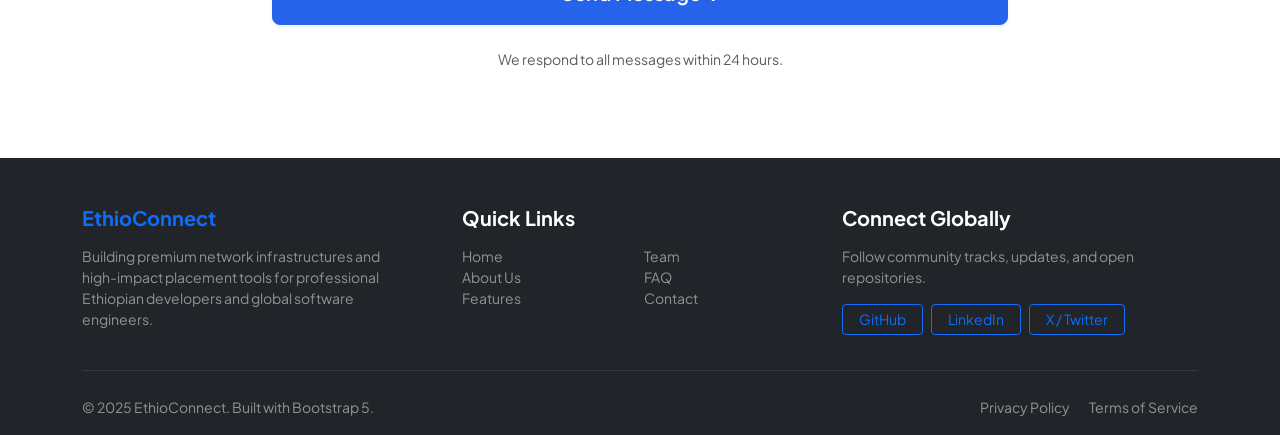
<file: portfolio/weblabbootstrap/finalproject.html>
<!-- Ethio connect project  -->
<!doctype html>
<html lang="en">
<head>
  <meta charset="UTF-8" />
  <meta name="viewport" content="width=device-width, initial-scale=1.0" />
  <title>EthioConnect</title>

  <link href="https://cdn.jsdelivr.net/npm/bootstrap@5.3.3/dist/css/bootstrap.min.css" rel="stylesheet" integrity="sha384-QWTKZyjpPEjISv5WaRU9OFeRpok6YctnYmDr5pNlyT2bRjXh0JMhjY6hW+ALEwIH" crossorigin="anonymous" />
  <link rel="stylesheet" href="https://cdnjs.cloudflare.com/ajax/libs/font-awesome/6.5.1/css/all.min.css" integrity="sha512-DTOQO9RWCH3ppGqcWaEA1BIZOC6xxalwEsw9c2QQeAIftl+Vegovlnee1c9QX4TctnWMn13TZye+giMm8e2LwA==" crossorigin="anonymous" referrerpolicy="no-referrer" />


  <style>
    @import url("https://fonts.googleapis.com/css2?family=Plus+Jakarta+Sans:wght@300;400;500;600;700;800&display=swap");

    html { scroll-behavior: smooth; scroll-padding-top: 75px; }
    body { font-family: "Plus Jakarta Sans", sans-serif; color: #2b2f33; background-color: #ffffff; overflow-x: hidden; }

    .btn-success-custom { background-color: #2563eb; border-color: #2563eb; color: #ffffff; font-weight: 600; transition: all 0.3s ease; }
    .btn-success-custom:hover, .btn-success-custom:focus { background-color: #1d4ed8; border-color: #1d4ed8; color: #ffffff; transform: translateY(-2px); box-shadow: 0 4px 12px rgba(37, 99, 235, 0.3); }

    .btn-hover-effect { transition: all 0.3s cubic-bezier(0.25, 0.8, 0.25, 1); }
    .btn-hover-effect:hover { transform: scale(1.04); filter: brightness(1.15); }

    .custom-navbar { box-shadow: 0 4px 20px rgba(0, 0, 0, 0.15); border-bottom: 2px solid #0f2a4a; }
    .custom-navbar .nav-link { font-weight: 500; transition: color 0.3s ease, transform 0.2s ease; }
    .custom-navbar .nav-link:hover { color: #60a5fa !important; transform: translateY(-1px); }

    .hero-section { background: linear-gradient(135deg, #071b3d 0%, #102a4f 50%, #081427 100%); padding-top: 120px; padding-bottom: 120px; }
    .hero-heading { text-shadow: 2px 4px 10px rgba(0, 0, 0, 0.5); font-weight: 800; }
    .hero-badge { background-color: rgba(96, 165, 250, 0.15); color: #93c5fd; letter-spacing: 2px; font-weight: 700; border: 1px solid rgba(96, 165, 250, 0.3); }

    .feature-card { transition: transform 0.3s cubic-bezier(0.25, 0.8, 0.25, 1), box-shadow 0.3s ease; border: none; }
    .feature-card:hover { transform: translateY(-8px); box-shadow: 0 12px 24px rgba(0, 0, 0, 0.12) !important; }
    .feature-icon { font-size: 2.5rem; display: inline-block; margin-bottom: 1rem; }

    .stat-strip { background-color: #0d2544; border-top: 1px solid rgba(255, 255, 255, 0.05); border-bottom: 1px solid rgba(255, 255, 255, 0.05); }
    @media (min-width: 768px) {
      .stat-col:not(:last-child) { border-right: 1px solid rgba(255, 255, 255, 0.15); }
    }

    .team-card .team-avatar { width: 130px; height: 130px; object-fit: cover; border: 4px solid #f8f9fa; transition: transform 0.3s cubic-bezier(0.175, 0.885, 0.32, 1.275); }
    .team-card:hover .team-avatar { transform: scale(1.1); border-color: #60a5fa; }

    .social-btn { width: 36px; height: 36px; display: inline-flex; align-items: center; justify-content: center; border-radius: 50%; background-color: #f1f3f5; color: #495057; text-decoration: none; transition: all 0.2s ease; font-size: 0.9rem; }
    .social-btn:hover { background-color: #0d2544; color: #ffffff; }
    .social-btn svg { width: 16px; height: 16px; }
    .social-btn.github { color: #ffffff; }
    .social-btn.linkedin { color: #0a66c2; }
    .social-btn.x { color: #ffffff; }
    .social-btn.linkedin:hover { background-color: #0a66c2; color: #ffffff; }
    .social-btn.x:hover { background-color: #1d9bf0; color: #ffffff; }

    ::-webkit-scrollbar { width: 10px; }
    ::-webkit-scrollbar-track { background: #071b3d; }
    ::-webkit-scrollbar-thumb { background: #60a5fa; border-radius: 5px; }
    ::-webkit-scrollbar-thumb:hover { background: #3b82f6; }

.text-gradient { 
    background: linear-gradient(45deg, #60a5fa, #bfdbfe); 
    -webkit-background-clip: text;
    background-clip: text;
    -webkit-text-fill-color: transparent; 
}
    .form-control:focus, .form-select:focus { border-color: #60a5fa; box-shadow: 0 0 0 0.25rem rgba(96, 165, 250, 0.25); }

    /* Dark mode */
    body.dark-mode { background-color: #0a1220; color: #e2e8f0; }
    body.dark-mode .navbar, body.dark-mode footer { background-color: #101827 !important; border-color: rgba(255, 255, 255, 0.08) !important; }
    body.dark-mode .navbar .navbar-brand, body.dark-mode .navbar .nav-link, body.dark-mode footer, body.dark-mode footer a,
    body.dark-mode .text-muted, body.dark-mode .text-muted-light, body.dark-mode .card, body.dark-mode .accordion-button,
    body.dark-mode .form-control, body.dark-mode .form-select, body.dark-mode .social-btn { color: #d1d5db !important; }
    body.dark-mode .navbar .nav-link:hover { color: #93c5fd !important; }
    body.dark-mode .navbar .nav-link.active { color: #93c5fd !important; }
    body.dark-mode .navbar .navbar-brand { color: #f8fafc !important; }
    body.dark-mode .btn-outline-primary { color: #bfdbfe; border-color: #3b82f6; }
    body.dark-mode .btn-outline-primary:hover, body.dark-mode .btn-success-custom:hover, body.dark-mode .btn-hover-effect:hover { filter: brightness(1.05); }
    body.dark-mode .hero-section { background: linear-gradient(135deg, #020617 0%, #0c1630 50%, #081025 100%); }
    body.dark-mode .bg-white { background-color: #0f172a !important; }
    body.dark-mode .bg-light { background-color: #111827 !important; }
    body.dark-mode .bg-light-grey, body.dark-mode #faq { background-color: #111827 !important; }
    body.dark-mode .card { background-color: #11223a; border-color: rgba(148, 163, 184, 0.18); box-shadow: 0 12px 30px rgba(0, 0, 0, 0.35) !important; }
    body.dark-mode .feature-card:hover { box-shadow: 0 12px 24px rgba(0, 0, 0, 0.45) !important; }
    body.dark-mode .stat-strip { background-color: #0b1220; }
    body.dark-mode .team-card .team-avatar { border-color: #1e293b; }
    body.dark-mode .social-btn { background-color: #1f2937; color: #d1d5db; }
    body.dark-mode .social-btn:hover { background-color: #2563eb; color: #ffffff; }
    body.dark-mode .accordion-button { background-color: #11223a; }
    body.dark-mode .accordion-button:not(.collapsed) { background-color: #1c2a44; }
    body.dark-mode .form-control, body.dark-mode .form-select { background-color: #111827; border-color: #334155; }
    body.dark-mode .form-control:focus, body.dark-mode .form-select:focus { border-color: #60a5fa; box-shadow: 0 0 0 0.25rem rgba(96, 165, 250, 0.35); }
  </style>
</head>
<body>

  <nav class="navbar navbar-expand-lg navbar-dark bg-dark sticky-top custom-navbar">
    <div class="container">
      <a class="navbar-brand fw-bold fs-4" href="#home">EthioConnect <span class="text-primary">🇪🇹</span></a>
      <button class="navbar-toggler" type="button" data-bs-toggle="collapse" data-bs-target="#mainNavbar" aria-controls="mainNavbar" aria-expanded="false" aria-label="Toggle navigation">
        <span class="navbar-toggler-icon"></span>
      </button>
      <div class="collapse navbar-collapse" id="mainNavbar">
        <ul class="navbar-nav mx-auto mb-2 mb-lg-0">
          <li class="nav-item"><a class="nav-link active" href="#home">Home</a></li>
          <li class="nav-item"><a class="nav-link" href="#about">About</a></li>
          <li class="nav-item"><a class="nav-link" href="#features">Features</a></li>
          <li class="nav-item"><a class="nav-link" href="#team">Team</a></li>
          <li class="nav-item"><a class="nav-link" href="#pricing">Pricing</a></li>
          <li class="nav-item"><a class="nav-link" href="#faq">FAQ</a></li>
          <li class="nav-item"><a class="nav-link" href="#contact">Contact</a></li>
        </ul>
        <div class="d-flex ms-auto align-items-center gap-2">
          <button id="themeToggleBtn" type="button" class="btn btn-outline-light px-4 py-2 rounded-pill shadow-sm">Dark / Light</button>
          <a href="#contact" class="btn btn-success-custom px-4 py-2 rounded-pill shadow-sm">Join the Network</a>
        </div>
      </div>
    </div>
  </nav>

  <section id="home" class="hero-section text-white d-flex align-items-center">
    <div class="container text-center">
      <span class="badge hero-badge px-3 py-2 text-uppercase mb-3 rounded">The Future of Ethiopian Tech</span>
      <h1 class="display-3 hero-heading mb-3">Connecting Ethiopian <span class="text-gradient">Tech Pioneers</span> Globally</h1>
      <p class="lead text-muted-light col-lg-8 mx-auto mb-5 text-white-50 fs-5">
        Empowering developers, engineers, and tech innovators within Ethiopia and across the diaspora to collaborate, exchange resources, and build local solutions.
      </p>

      <div class="d-grid d-md-flex gap-3 justify-content-md-center mb-5">
        <a href="#contact" class="btn btn-success-custom btn-hover-effect btn-lg px-5 py-3">Explore Careers</a>
        <a href="#features" class="btn btn-outline-primary btn-hover-effect btn-lg px-5 py-3">Learn More</a>
      </div>

      <div class="row pt-4 border-top border-secondary border-opacity-25 mt-4 justify-content-center">
        <div class="col-4 col-md-2"><h4 class="fw-bold mb-0 text-white">15K+</h4><small class="text-white-50">Members</small></div>
        <div class="col-4 col-md-2"><h4 class="fw-bold mb-0 text-white">200+</h4><small class="text-white-50">Companies</small></div>
        <div class="col-4 col-md-2"><h4 class="fw-bold mb-0 text-white">50+</h4><small class="text-white-50">Events</small></div>
      </div>
    </div>
  </section>

  <section id="about" class="py-5 bg-white">
    <div class="container py-4 text-center">
      <div class="row justify-content-center">
        <div class="col-lg-8">
          <span class="text-primary fw-bold text-uppercase small tracking-wide">Who We Are</span>
          <h2 class="fw-bold mt-2">Bridging Talents Across the Nation</h2>
          <p class="text-muted mt-3">
            EthioConnect serves as a bridge for software engineers, database administrators, and full-stack devs based anywhere from Addis Ababa to the global tech hubs, establishing high-impact engineering pipelines.
          </p>
        </div>
      </div>
    </div>
  </section>

  <section id="features" class="py-5 bg-light">
    <div class="container py-4">
      <div class="text-center mb-5">
        <h2 class="fw-bold">Why EthioConnect?</h2>
        <p class="text-muted col-md-6 mx-auto">Discover the foundational features designed to elevate your technical capabilities and network scope within the ecosystem.</p>
      </div>

      <div class="row g-4">
        <div class="col-12 col-md-6 col-lg-4">
          <div class="card h-100 shadow-sm feature-card p-4">
            <div class="card-body">
              <span class="feature-icon" aria-hidden="true">🤝</span>
              <h5 class="card-title fw-bold">Professional Networking</h5>
              <p class="card-text text-muted">Establish verified connections with top Ethiopian software practitioners. Form deep developmental relationships and local project clusters seamlessly.</p>
            </div>
          </div>
        </div>
        <div class="col-12 col-md-6 col-lg-4">
          <div class="card h-100 shadow-sm feature-card p-4">
            <div class="card-body">
              <span class="feature-icon" aria-hidden="true">💻</span>
              <h5 class="card-title fw-bold">Targeted Job Board</h5>
              <p class="card-text text-muted">Access curated lists of domestic tech options and premier remote jobs seeking local talent. Streamline applications quickly.</p>
            </div>
          </div>
        </div>
        <div class="col-12 col-md-6 col-lg-4">
          <div class="card h-100 shadow-sm feature-card p-4">
            <div class="card-body">
              <span class="feature-icon" aria-hidden="true">🎤</span>
              <h5 class="card-title fw-bold">Tech Events & Hackathons</h5>
              <p class="card-text text-muted">Participate in monthly structural hackathons and system architecture webinars. Stay in step with emerging framework updates.</p>
            </div>
          </div>
        </div>
        <div class="col-12 col-md-6 col-lg-4">
          <div class="card h-100 shadow-sm feature-card p-4">
            <div class="card-body">
              <span class="feature-icon" aria-hidden="true">🧠</span>
              <h5 class="card-title fw-bold">Continuous Learning</h5>
              <p class="card-text text-muted">Engage with localized sandbox environments, algorithm design modules, and shared code review architectures inside groups.</p>
            </div>
          </div>
        </div>
        <div class="col-12 col-md-6 col-lg-4">
          <div class="card h-100 shadow-sm feature-card p-4">
            <div class="card-body">
              <span class="feature-icon" aria-hidden="true">💡</span>
              <h5 class="card-title fw-bold">Expert Mentorship</h5>
              <p class="card-text text-muted">Gain invaluable architecture feedback from top engineers in the diaspora who have scaled enterprise cloud platforms globally.</p>
            </div>
          </div>
        </div>
        <div class="col-12 col-md-6 col-lg-4">
          <div class="card h-100 shadow-sm feature-card p-4">
            <div class="card-body">
              <span class="feature-icon" aria-hidden="true">🚀</span>
              <h5 class="card-title fw-bold">Open Source Ecosystem</h5>
              <p class="card-text text-muted">Collaborate on public utility code, local translation assets, and optimized libraries fine-tuned for local infrastructure networks.</p>
            </div>
          </div>
        </div>
      </div>
    </div>
  </section>

  <section class="stat-strip text-white py-5">
    <div class="container">
      <div class="row g-4 text-center">
        <div class="col-6 col-md-3 stat-col"><div class="display-5 fw-bold text-white">15,400+</div><div class="small text-white-50 text-uppercase tracking-wider">Active Members</div></div>
        <div class="col-6 col-md-3 stat-col"><div class="display-5 fw-bold text-white">340+</div><div class="small text-white-50 text-uppercase tracking-wider">Partner Firms</div></div>
        <div class="col-6 col-md-3 stat-col"><div class="display-5 fw-bold text-white">12+</div><div class="small text-white-50 text-uppercase tracking-wider">Cities Covered</div></div>
        <div class="col-6 col-md-3 stat-col"><div class="display-5 fw-bold text-white font-monospace">180+</div><div class="small text-white-50 text-uppercase tracking-wider">Events Hosted</div></div>
      </div>
    </div>
  </section>

  <section id="team" class="py-5 bg-white">
    <div class="container py-4">
      <div class="text-center mb-5">
        <h2 class="fw-bold">Meet Our Leadership Team</h2>
        <p class="text-muted col-md-6 mx-auto">Dedicated innovators spearheading technical integration and building community resources across regions.</p>
      </div>

      <div class="row g-4">
        <div class="col-12 col-sm-6 col-lg-3">
          <div class="card h-100 border-0 text-center team-card">
            <div class="pt-3"><img src="images/newphoto.jpg" alt="Brook Gizachew Profile Avatar" class="rounded-circle team-avatar shadow-sm"></div>
            <div class="card-body">
              <h5 class="fw-bold mb-1">Brook Gizachew</h5>
              <p class="text-success small fw-semibold uppercase mb-2 text-black">Co-Founder &amp; Director</p>
              <p class="text-muted small mb-3">Former systems architect dedicated to fostering robust local technical capabilities.</p>
              <div class="d-flex justify-content-center gap-2">
                <a href="#" class="social-btn" aria-label="GitHub Profile"><i class="fa-brands fa-github"></i></a>
                <a href="#" class="social-btn" aria-label="LinkedIn Profile"><i class="fa-brands fa-linkedin"></i></a>
                <a href="#" class="social-btn" aria-label="X Profile"><i class="fa-brands fa-x-twitter"></i></a>
              </div>
            </div>
          </div>
        </div>
        <div class="col-12 col-sm-6 col-lg-3">
          <div class="card h-100 border-0 text-center team-card">
            <div class="pt-3"><img src="images/photo33.jpg" alt="Natnael Tamrat Profile Avatar" class="rounded-circle team-avatar shadow-sm"></div>
            <div class="card-body">
              <h5 class="fw-bold mb-1">Natnael Tamrat</h5>
              <p class="text-success small fw-semibold uppercase mb-2 text-black">Technical Lead</p>
              <p class="text-muted small mb-3">Full-stack specialist focusing on high-concurrency database deployments.</p>
              <div class="d-flex justify-content-center gap-2 ">
                <a href="#" class="social-btn" aria-label="GitHub Profile"><i class="fa-brands fa-github"></i></a>
                <a href="#" class="social-btn" aria-label="LinkedIn Profile"><i class="fa-brands fa-linkedin"></i></a>
                <a href="#" class="social-btn" aria-label="X Profile"><i class="fa-brands fa-x-twitter"></i></a>
              </div>
            </div>
          </div>
        </div>
        <div class="col-12 col-sm-6 col-lg-3">
          <div class="card h-100 border-0 text-center team-card">
            <div class="pt-3"><img src="images/newpicwebclass.jpg" alt="Eyosias Daniel Profile Avatar" class="rounded-circle team-avatar shadow-sm"></div>
            <div class="card-body">
              <h5 class="fw-bold mb-1">Eyosias Daniel</h5>
              <p class="text-success small fw-semibold uppercase mb-2 text-black">Community Growth Manager</p>
              <p class="text-muted small mb-3">Organizes impactful student developer initiatives and collaborative hackathons.</p>
              <div class="d-flex justify-content-center gap-2">
                <a href="#" class="social-btn" aria-label="GitHub Profile"><i class="fa-brands fa-github"></i></a>
                <a href="#" class="social-btn" aria-label="LinkedIn Profile"><i class="fa-brands fa-linkedin"></i></a>
                <a href="#" class="social-btn" aria-label="X Profile"><i class="fa-brands fa-x-twitter"></i></a>
              </div>
            </div>
          </div>
        </div>
        <div class="col-12 col-sm-6 col-lg-3">
          <div class="card h-100 border-0 text-center team-card">
            <div class="pt-3"><img src="images/newphotoforweb.jpg" alt="Abenezer Nebyu Profile Avatar" class="rounded-circle team-avatar shadow-sm"></div>
            <div class="card-body">
              <h5 class="fw-bold mb-1">Abenezer Nebyu</h5>
              <p class="text-success small fw-semibold uppercase mb-2 text-black">Infrastructure Engineer</p>
              <p class="text-muted small mb-3">Maintains distributed hosting nodes and coordinates cloud network optimization.</p>
              <div class="d-flex justify-content-center gap-2">
                <a href="#" class="social-btn" aria-label="GitHub Profile"><i class="fa-brands fa-github"></i></a>
                <a href="#" class="social-btn" aria-label="LinkedIn Profile"><i class="fa-brands fa-linkedin"></i></a>
                <a href="#" class="social-btn" aria-label="X Profile"><i class="fa-brands fa-x-twitter"></i></a>
              </div>
            </div>
          </div>
        </div>
      </div>
    </div>
  </section>

  <section id="pricing" class="py-5 bg-light">
    <div class="container py-4">
      <div class="text-center mb-5">
        <h2 class="fw-bold">Simple, Scalable Tiers</h2>
        <p class="text-muted col-md-6 mx-auto">Get connected at the price point that suits your professional goals.</p>
      </div>
      <div class="row g-4 justify-content-center">
        <div class="col-12 col-md-6 col-lg-4">
          <div class="card h-100 border-0 shadow-sm p-4 text-center">
            <div class="card-body">
              <h4 class="fw-bold">Community Tier</h4>
              <div class="my-3"><span class="display-6 fw-bold">Free</span></div>
              <p class="text-muted">Standard access to community boards, technical channels, and public profile hosting.</p>
              <a href="#contact" class="btn btn-outline-primary w-100 mt-3 rounded-pill">Get Started</a>
            </div>
          </div>
        </div>
        <div class="col-12 col-md-6 col-lg-4">
          <div class="card h-100 border-success border p-4 text-center shadow">
            <div class="card-body">
              <span class="badge bg-primary mb-2 text-uppercase">Recommended</span>
              <h4 class="fw-bold">Professional Pro</h4>
              <div class="my-3"><span class="display-6 fw-bold">ETB 450</span><small class="text-muted">/mo</small></div>
              <p class="text-muted">Direct contact channels with international mentors, access to full jobs board data, and workshop discounts.</p>
              <a href="#contact" class="btn btn-success-custom w-100 mt-3 rounded-pill">Upgrade Now</a>
            </div>
          </div>
        </div>
      </div>
    </div>
  </section>

  <section id="faq" class="py-5 bg-light-grey" style="background-color: #fcfdfe">
    <div class="container py-4">
      <div class="text-center mb-5">
        <h2 class="fw-bold">Frequently Asked Questions</h2>
        <p class="text-muted">Clear answers concerning profile registration parameters and networking access rules.</p>
      </div>

      <div class="row justify-content-center">
        <div class="col-12 col-lg-8">
          <div class="accordion shadow-sm" id="faqAccordion">

            <div class="accordion-item">
              <h2 class="accordion-header" id="headingOne">
                <button class="accordion-button fw-semibold" type="button" data-bs-toggle="collapse" data-bs-target="#collapseOne" aria-expanded="true" aria-controls="collapseOne">How do I join the EthioConnect platform?</button>
              </h2>
              <div id="collapseOne" class="accordion-collapse collapse show" aria-labelledby="headingOne" data-bs-parent="#faqAccordion">
                <div class="accordion-body text-muted">Simply fill out our contact form below or click the "Join the Network" button to receive an instant authentication entry token. You can select either our Community or Professional tiers based on your needs.</div>
              </div>
            </div>

            <div class="accordion-item">
              <h2 class="accordion-header" id="headingTwo">
                <button class="accordion-button collapsed fw-semibold" type="button" data-bs-toggle="collapse" data-bs-target="#collapseTwo" aria-expanded="false" aria-controls="collapseTwo">Is platform registration entirely free?</button>
              </h2>
              <div id="collapseTwo" class="accordion-collapse collapse" aria-labelledby="headingTwo" data-bs-parent="#faqAccordion">
                <div class="accordion-body text-muted">Yes! The baseline Community Tier is completely free for local software engineering students and working developers. We offer advanced Pro subscriptions for specialized job matching metrics.</div>
              </div>
            </div>

            <div class="accordion-item">
              <h2 class="accordion-header" id="headingThree">
                <button class="accordion-button collapsed fw-semibold" type="button" data-bs-toggle="collapse" data-bs-target="#collapseThree" aria-expanded="false" aria-controls="collapseThree">What urban centers and cities are covered within Ethiopia?</button>
              </h2>
              <div id="collapseThree" class="accordion-collapse collapse" aria-labelledby="headingThree" data-bs-parent="#faqAccordion">
                <div class="accordion-body text-muted">While our primary technical nodes originate in Addis Ababa, we host chapter channels spanning Adama, Dire Dawa, Bahir Dar, Hawassa, Mekelle, Gondar, and Bishoftu.</div>
              </div>
            </div>

            <div class="accordion-item">
              <h2 class="accordion-header" id="headingFour">
                <button class="accordion-button collapsed fw-semibold" type="button" data-bs-toggle="collapse" data-bs-target="#collapseFour" aria-expanded="false" aria-controls="collapseFour">How can corporations or recruiters post target positions?</button>
              </h2>
              <div id="collapseFour" class="accordion-collapse collapse" aria-labelledby="headingFour" data-bs-parent="#faqAccordion">
                <div class="accordion-body text-muted">Firms can submit targeted requests via the inquiry dropdown by choosing "Partnership". Our community growth leads will verify company licensing credentials within 24 hours.</div>
              </div>
            </div>

            <div class="accordion-item">
              <h2 class="accordion-header" id="headingFive">
                <button class="accordion-button collapsed fw-semibold" type="button" data-bs-toggle="collapse" data-bs-target="#collapseFive" aria-expanded="false" aria-controls="collapseFive">Are there specialized channels for group open-source projects?</button>
              </h2>
              <div id="collapseFive" class="accordion-collapse collapse" aria-labelledby="headingFive" data-bs-parent="#faqAccordion">
                <div class="accordion-body text-muted">Absolutely. We provide specific internal repository links and team code review setups for group work, allowing local engineering teams to deploy regional systems efficiently.</div>
              </div>
            </div>

          </div>
        </div>
      </div>
    </div>
  </section>

  <section id="contact" class="py-5 bg-white">
    <div class="container py-4">
      <div class="text-center mb-5">
        <h2 class="fw-bold">Get In Touch</h2>
        <p class="text-muted col-md-6 mx-auto">Have inquiries or ready to configure your profile? Drop us an architectural message below.</p>
      </div>

      <div class="row justify-content-center">
        <div class="col-12 col-lg-8">
          <form id="contactForm" autocomplete="on">
            <div class="row g-3 mb-3">
              <div class="col-md-6">
                <label for="fullNameInput" class="form-label fw-semibold">Full Name</label>
                <input type="text" class="form-control form-control-lg" id="fullNameInput" placeholder="Natnael Nebyu" required>
              </div>
              <div class="col-md-6">
                <label for="emailInput" class="form-label fw-semibold">Email Address</label>
                <input type="email" class="form-control form-control-lg" id="emailInput" placeholder="name@example.com" required>
              </div>
            </div>

            <div class="row g-3 mb-3">
              <div class="col-md-6">
                <label for="citySelect" class="form-label fw-semibold">City Located</label>
                <select class="form-select form-select-lg" id="citySelect" required>
                  <option value="" selected disabled>Choose your city...</option>
                  <option value="addis-ababa">Addis Ababa</option>
                  <option value="adama">Adama</option>
                  <option value="dire-dawa">Dire Dawa</option>
                  <option value="bahir-dar">Bahir Dar</option>
                  <option value="hawassa">Hawassa</option>
                  <option value="mekelle">Mekelle</option>
                  <option value="gondar">Gondar</option>
                  <option value="bishoftu">Bishoftu</option>
                </select>
              </div>
              <div class="col-md-6">
                <label for="subjectSelect" class="form-label fw-semibold">Subject Matter</label>
                <select class="form-select form-select-lg" id="subjectSelect" required>
                  <option value="" selected disabled>Select a subject...</option>
                  <option value="join">Join the Network</option>
                  <option value="issue">Report an Issue</option>
                  <option value="partnership">Partnership Inquiry</option>
                  <option value="general">General Inquiry</option>
                </select>
              </div>
            </div>

            <div class="mb-4">
              <label for="messageTextarea" class="form-label fw-semibold">Message Body</label>
              <textarea class="form-control" id="messageTextarea" rows="5" placeholder="Detail your project background or career objectives here..." required></textarea>
            </div>

            <div class="d-grid">
              <button type="submit" class="btn btn-success-custom btn-lg py-3 shadow-sm">Send Message &rarr;</button>
            </div>
          </form>

          <p class="text-center text-muted small mt-4">We respond to all messages within 24 hours.</p>
        </div>
      </div>
    </div>
  </section>

  <footer class="bg-dark text-white pt-5 pb-3">
    <div class="container">
      <div class="row g-4 mb-4">
        <div class="col-12 col-lg-4">
          <h5 class="fw-bold mb-3 text-primary">EthioConnect</h5>
          <p class="text-white-50 small pe-lg-4">Building premium network infrastructures and high-impact placement tools for professional Ethiopian developers and global software engineers.</p>
        </div>
        <div class="col-12 col-md-6 col-lg-4">
          <h5 class="fw-bold mb-3">Quick Links</h5>
          <div class="row g-2 small">
            <div class="col-6">
              <ul class="list-unstyled">
                <li><a href="#home" class="text-white-50 text-decoration-none">Home</a></li>
                <li><a href="#about" class="text-white-50 text-decoration-none">About Us</a></li>
                <li><a href="#features" class="text-white-50 text-decoration-none">Features</a></li>
              </ul>
            </div>
            <div class="col-6">
              <ul class="list-unstyled">
                <li><a href="#team" class="text-white-50 text-decoration-none">Team</a></li>
                <li><a href="#faq" class="text-white-50 text-decoration-none">FAQ</a></li>
                <li><a href="#contact" class="text-white-50 text-decoration-none">Contact</a></li>
              </ul>
            </div>
          </div>
        </div>
        <div class="col-12 col-md-6 col-lg-4">
          <h5 class="fw-bold mb-3">Connect Globally</h5>
          <p class="text-white-50 small mb-3">Follow community tracks, updates, and open repositories.</p>
          <div class="d-flex gap-2">
            <a href="#" class="btn btn-sm btn-outline-primary px-3" aria-label="GitHub Page">GitHub</a>
            <a href="#" class="btn btn-sm btn-outline-primary px-3" aria-label="LinkedIn Page">LinkedIn</a>
            <a href="#" class="btn btn-sm btn-outline-primary px-3" aria-label="X Channel">X / Twitter</a>
          </div>
        </div>
      </div>

      <hr class="border-secondary opacity-25" />

      <div class="row align-items-center pt-2">
        <div class="col-md-6 text-center text-md-start">
          <p class="small text-white-50 mb-0">&copy; 2025 EthioConnect. Built with Bootstrap 5.</p>
        </div>
        <div class="col-md-6 text-center text-md-end mt-2 mt-md-0">
          <a href="#" class="text-white-50 text-decoration-none small me-3">Privacy Policy</a>
          <a href="#" class="text-white-50 text-decoration-none small">Terms of Service</a>
        </div>
      </div>
    </div>
  </footer>

  <script>
    const themeToggleBtn = document.getElementById("themeToggleBtn");
    const root = document.body;
    const storedTheme = localStorage.getItem("ethioTheme");

    const applyTheme = (theme) => {
      if (theme === "dark") {
        root.classList.add("dark-mode");
      } else {
        root.classList.remove("dark-mode");
      }
    };

    applyTheme(storedTheme === "dark" ? "dark" : "light");

    themeToggleBtn?.addEventListener("click", () => {
      const nextTheme = root.classList.contains("dark-mode") ? "light" : "dark";
      applyTheme(nextTheme);
      localStorage.setItem("ethioTheme", nextTheme);
    });
  </script>
  <script src="https://cdn.jsdelivr.net/npm/bootstrap@5.3.3/dist/js/bootstrap.bundle.min.js" integrity="sha384-YvpcrYf0tY3lHB60NNkmXc5s9fDVZLESaAA55NDzOxhy9GkcIdslK1eN7N6jIeHz" crossorigin="anonymous"></script>
</body>
</html>
</file>
<file: portfolio/style.css>
* {
  margin: 0;
  padding: 0;
  box-sizing: border-box;
}

html {
  scroll-behavior: smooth;
}

body {
  color: #f3f4f6;
  background-color: #0c0c0e;
  font-family: Roboto, serif;
  font-weight: 400;
  line-height: 1.6;
  overflow-x: clip;
}

a {
  color: #ffffff;
  text-decoration: none;
  transition: 0.2 ease;
}
.theme-toggle {
  display: flex;
  align-items: center;
  justify-content: center;
  width: 36px;
  height: 36px;
  background: rgba(255, 255, 255, 0.05);
  border: 1px solid rgba(255, 255, 255, 0.1);
  border-radius: 50%;
  cursor: pointer;
  font-size: 16px;
  margin-right: 10px;
}
.main-wrapper {
  max-width: 980px;
  width: 100%;
  margin: 0 auto;
  padding: 6rem 1.5rem;
  overflow-x: hidden;
}

.main-header {
  position: fixed;
  top: 0;
  left: 0;
  right: 0;
  background: rgba(12, 12, 14);
  padding: 12.5px 1.5rem;
  z-index: 1000;
  border-bottom: 1px solid rgba(255, 255, 255, 0.06);
  box-shadow: 0 4px 12px rgba(0, 0, 0, 0.15);
}

.inner-wrapper {
  max-width: 980px;
  margin: 0 auto;
  display: flex;
  align-items: center;
  justify-content: space-between;
  width: 100%;
}

.name-bracket {
  display: inline-block;
  color: #ffffff;
  font-size: 0.95rem;
  font-weight: 700;
  letter-spacing: 0.12em;
  text-transform: uppercase;
}

.hamburger {
  display: flex;
  align-items: center;
  justify-content: center;
  width: 36px;
  height: 36px;
  background: rgba(255, 255, 255, 0.05);
  border: 1px solid rgba(255, 255, 255, 0.1);
  border-radius: 12.5%;
  cursor: pointer;
  padding: 0;
}

.hamburger:hover {
  background: rgba(255, 255, 255, 0.1);
}

.hamburger img {
  filter: brightness(0) invert(1);
  width: 20px;
  height: 20px;
  object-fit: contain;
}

.site-nav {
  display: none;
  flex-direction: column;
  position: absolute;
  top: 100%;
  left: 0;
  width: 100%;
  background: #0f0f11;
  border-bottom: 1px solid rgba(255, 255, 255, 0.08);
  padding: 1.5rem;
  gap: 1.25rem;
  box-shadow: 0 10px 15px rgba(0, 0, 0, 0.2);
}

.site-nav.is-open {
  display: flex;
}

.site-nav a {
  color: white;
  font-size: 0.9rem;
  font-weight: 600;
  padding: 0.25rem 0;
  transition: color 0.3s ease;
  opacity: 0.8;
}

.site-nav a:hover {
  opacity: 1;
}

.hero-section {
  padding: 30px 0;
}

.hero-content {
  display: flex;
  flex-direction: column;
  align-items: center;
  text-align: center;
  gap: 30px;
}

.photo-container {
  display: flex;
  justify-content: center;
  align-items: center;
}

.photo-container img {
  width: 180px;
  height: 180px;
  border-radius: 50%;
  border: 4px solid #18181c;
  object-fit: cover;
  box-shadow: 0 8px 30px rgba(0, 0, 0, 0.5);
}

.hero-info {
  display: flex;
  flex-direction: column;
  gap: 15px;
}

.hero-title {
  font-size: 25px;
  font-weight: 700;
  line-height: 1.2;
  color: white;
}
.university-link {
  color: white;
}

.work-icons ul {
  display: flex;
  justify-content: center;
  align-items: center;
  gap: 19px;
  list-style: none;
  margin-top: 15px;
}

.work-icons li a {
  display: flex;
  align-items: center;
  justify-content: center;
  width: 44px;
  height: 44px;
  border-radius: 50%;
  background: #1111;
  border: 1px solid rgba(255, 255, 255);
  opacity: 0.8;
}

.work-icons li a:hover {
  opacity: 1;
  box-shadow: 0 4px 15px gray;
  transform: translateX(-1px);
}

.work-icons li img {
  width: 20px;
  height: 20px;
  filter: brightness(0) invert(1);
}

.tech-stack-row {
  display: flex;
  flex-direction: column;
  align-items: center;
  gap: 19px;
  margin-top: 45px;
  padding: 23px;
}

.tech-stack-label {
  font-size: 25px;
  font-weight: 700;

  letter-spacing: 0.15em;
  color: white;
}

.tech-icons-list {
  display: flex;
  align-items: center;
  justify-content: center;
  flex-wrap: wrap;
  gap: 19px;
  list-style: none;
}

.tech-icons-list li {
  display: flex;
  align-items: center;
  justify-content: center;
  width: 46px;
  height: 46px;
  border-radius: 10px;
  background: #18181c;
  border: 1px solid rgba(255, 255, 255);
}

.tech-icons-list li:hover {
  transform: translateY(-2px);
  border-color: white;
  background: #1111;
  box-shadow: 0 4px 15px gray;
}

.tech-icons-list img {
  width: 22px;
  height: 22px;
  object-fit: contain;
}

.tech-icons-list li:nth-child(5) img {
  filter: brightness(0) invert(1);
}

.section-header h2 {
  color: white;
  opacity: 0.8;
  margin: 30px 0;
}
.section-header h2:hover {
  color: white;
  opacity: 1;
}

.about-container {
  background: #18181c;
  border: 1px solid rgba(255, 255, 255, 0.06);
  border-radius: 16px;
  padding: 30px;
  box-shadow: 0 10px 30px rgba(0, 0, 0, 0.2);
}

.about-text {
  color: #d1d5db;
  font-size: 15px;
  line-height: 1.75;
  text-align: left;
}

.projects-container {
  display: flex;
  flex-direction: column;
  gap: 35px;
}

.project-card {
  display: flex;
  flex-direction: column;
  background: #18181c;
  border-radius: 16px;
  overflow: hidden;
}

.project-card:hover {
  transform: translateY(-2px);
  border-color: white;
}

.project-image-wrapper {
  width: 100%;
  height: 200px;
  overflow: hidden;
  position: relative;
  background: #0f0f11;
}

.project-image {
  width: 100%;
  height: 100%;
  object-fit: cover;
  transition: transform 0.2s ease;
}

.project-details {
  padding: 26px;
  display: flex;
  flex-direction: column;
  gap: 15px;
}

.project-title {
  font-size: 18px;
  font-weight: 700;
  color: white;
}

.project-description {
  color: white;
  font-size: 15px;
  line-height: 1.6;
}

.project-tech-tags {
  display: flex;
  flex-wrap: wrap;
  gap: 7px;
}

.language-used {
  font-size: 13px;
  font-weight: 600;
  color: white;
  background: #1111;
  padding: 4px 11px;
  border-radius: 100px;
  border: 1px solid gray;
}

.project-links {
  margin-top: 7px;
}

.project-link-btn {
  font-size: 13px;
  font-weight: 600;
  color: white;
  background: #1111;
  padding: 4px 11px;
  border-radius: 100px;
  border: 1px solid gray;
  transition: all 0.3s ease;
}

.project-link-btn:hover {
  box-shadow: 0 4px 15px gray;
  transform: translateY(-1px);
}
.contact-section .section-header {
  margin-top: 20px;
}
.contact-title2 {
  margin-bottom: 15px;
}
.contact-links {
  display: flex;
  gap: 1rem;
  flex-wrap: wrap;
  justify-content: center;

  cursor: pointer;
}
.contact-links a {
  opacity: 0.8;
  box-shadow: 0 20px 50px gray;
}
#tetris-pic {
  object-fit: cover;
}
.contact-links a:hover {
  opacity: 1;
  transform: translateY(1px);
}
.contact-links img {
  width: 20px;
  height: 20px;
  margin-right: 8px;
  vertical-align: middle;
}
.contact-links img:first-child {
  filter: brightness(0) invert(1);
}

.site-footer {
  padding: 2rem 1rem;
  text-align: center;
  background-color: #1111;
  color: #ccc;
  border-top: 1px solid #18181c;
}

.footer-content {
  display: flex;
  flex-direction: column;
  justify-content: center;
  align-items: center;
  gap: 10px;
}
.footer-content p:hover {
  opacity: 1;
}
.back-to-top {
  position: fixed;
  bottom: 25px;
  right: 25px;
  width: 44px;
  height: 44px;
  background-color: #18181c;
  color: #ffffff;
  border: 1px solid rgba(255, 255, 255, 0.2);
  border-radius: 50%;
  display: flex;
  align-items: center;
  justify-content: center;
  font-size: 20px;
  font-weight: bold;
  box-shadow: 0 4px 15px rgba(0, 0, 0, 0.5);
  z-index: 999;
  transition: all 0.3s ease;
}

.back-to-top:hover {
  transform: translateY(-4px);
  border-color: #ffffff;
  box-shadow: 0 6px 20px rgba(255, 255, 255, 0.2);
}
.back-to-top img {
  width: 18px;
  height: 18px;
  object-fit: contain;
  filter: brightness(0) invert(1);
  pointer-events: none;
  filter: brightness(0) invert(1);
}

body.light-mode {
  color: #111111;
  background-color: #f5f5f7;
}

body.light-mode .main-header {
  background: rgba(255, 255, 255, 1);
  border-bottom: 1px solid rgba(0, 0, 0, 0.08);
}

body.light-mode .site-nav {
  background: #ffffff;
}

body.light-mode .site-nav a,
.university-link {
  color: #111111;
}

body.light-mode .name-bracket {
  color: #111111;
}

body.light-mode .hamburger {
  background: rgba(0, 0, 0, 0.05);
  border: 1px solid rgba(0, 0, 0, 0.1);
}

body.light-mode .hamburger img,
body.light-mode .work-icons li img {
  filter: none;
}

body.light-mode .work-icons li a {
  background: #ffffff;
  border: 1px solid rgba(0, 0, 0, 0.15);
}

body.light-mode .hero-title,
body.light-mode .tech-stack-label,
body.light-mode .section-header h2,
body.light-mode .project-title,
body.light-mode .project-description,
body.light-mode .language-used,
body.light-mode .project-link-btn {
  color: #111111;
}

body.light-mode .about-container {
  background: #ffffff;
  border: 1px solid rgba(0, 0, 0, 0.08);
}

body.light-mode .about-text {
  color: #333333;
}

body.light-mode .tech-icons-list li {
  background: #ffffff;
  border: 1px solid rgba(0, 0, 0, 0.15);
}

body.light-mode .tech-icons-list li:nth-child(5) img {
  filter: none;
}

body.light-mode .project-card {
  background: #ffffff;
}

body.light-mode .language-used,
body.light-mode .project-link-btn {
  background: rgba(0, 0, 0, 0.05);
  border: 1px solid rgba(0, 0, 0, 0.2);
}

body.light-mode .site-footer {
  background-color: #ffffff;
  border-top: 1px solid #e5e5e5;
}

body.light-mode .footer-content {
  color: #444444;
}

body.light-mode .theme-toggle {
  background: #ffffff;
  border: 1px solid rgba(0, 0, 0, 0.15);
}
body.light-mode .submit-btn {
  color: #111111;
  padding: 5px;
  background: rgba(0, 0, 0, 0.05);
  border: 1px solid transparent;
  border-radius: 15%;
}

body.light-mode .contact-links img:first-child {
  filter: none;
}
body.light-mode .footer-content a {
  color: #111111;
}
body.light-mode .back-to-top {
  background-color: #ffffff;
  color: #111111;
  border: 1px solid rgba(0, 0, 0, 0.2);
  box-shadow: 0 4px 15px rgba(0, 0, 0, 0.1);
}

body.light-mode .back-to-top:hover {
  border-color: #111111;
  box-shadow: 0 6px 20px rgba(0, 0, 0, 0.15);
}
body.light-mode .back-to-top img {
  filter: none;
}

@media (min-width: 768px) {
  .main-header {
    padding: 2rem;
  }
  .hamburger {
    display: none;
  }

  .site-nav {
    display: flex;
    flex-direction: row;
    position: static;
    background: transparent;
    border-bottom: none;
    padding: 0;
    width: auto;
    gap: 30px;
    box-shadow: none;
  }

  .site-nav a {
    font-size: 15px;
  }

  .hero-content {
    flex-direction: row;
    justify-content: space-between;
    text-align: left;
    gap: 50px;
  }

  .hero-photo-container {
    flex: 1;
    justify-content: flex-end;
  }

  .hero-avatar {
    width: 220px;
    height: 220px;
  }

  .hero-info {
    flex: 1.5;
  }

  .hero-title {
    font-size: 40px;
  }

  .work-icons ul {
    justify-content: flex-start;
  }

  .tech-stack-row {
    flex-direction: row;
    justify-content: center;
    padding: 24px 32px;
    margin-top: 64px;
    gap: 37px;
  }

  .tech-stack-label {
    padding-right: 37px;
    border-right: 1px solid gray;
  }

  .about-container {
    background-color: #0c0c0e;
    padding: 37px;
  }

  .project-card {
    flex-direction: row;
    height: 310px;
  }

  .project-image-wrapper {
    width: 42%;
    height: 100%;
    border-bottom: none;
  }

  .project-details {
    width: 58%;
    justify-content: center;
    padding: 17px;
  }

  .footer-content {
    flex-direction: row;
    gap: 100px;
  }
}
</file>
<file: portfolio/The new apple/style.css>
* {
  margin: 0px;
  padding: 0px;
 
}
body {
  font-size: 20px;
  font-family: "Montserrat", sans-serif;
   
}
img {
  max-width: 100%;
}

.outer-wrapper{
  width:100%;
}
.internal-wrapper {
  width: 100%;
  padding: 0 16px;
   box-sizing: border-box;
 
}

/* header style */
.header-wrapper {
  background: black;
  color: white;
  font-weight: 200;
  font-size: 0.75em;
  position: fixed;
  top: 0;
  width: 100%;
  border-bottom: 1px solid #424245;
}

.header-wrapper .hamburger-wrapper {
  width: 100%;
}

.header-wrapper .hamburger-wrapper ul {
  display: flex;
  align-items: center;
  list-style-type: none;
  gap: 16px;
  width: 100%;
}
.header-wrapper .header-links-wrapper {
  display: none;
}



.header-wrapper .hamburger-wrapper ul li {
  height: 25px;
  display: flex;
  align-items: center;
 
}

.header-wrapper .hamburger-wrapper ul li a {
  text-decoration: none;
  color: white;
  display: block;
}

.header-wrapper .hamburger-wrapper ul li.cart {
  margin-left: auto;
}

.header-wrapper .hamburger-wrapper ul li.hamburger-link a {
  font-size: 22px;
  line-height: 1;
  opacity: 0.8;
}
.header-wrapper .hamburger-wrapper ul li.hamburger-link a:hover {
  opacity: 1;
}


.header-wrapper .header-links-wrapper ul {
  display: flex;
  justify-content: space-between;
  list-style-type: none;
}

.header-wrapper .header-links-wrapper ul li a {
  text-decoration: none;
  color: white;
}
.header-wrapper .header-links-wrapper ul li {
  display: inline-block;
  padding: 14px 0 8px;
  height: 25px;
  opacity: 0.8;
}
.header-wrapper .header-links-wrapper ul li:hover {
  opacity: 1;
}

.header-wrapper .header-links-wrapper ul li.logo-link {
  padding: 12px 0 10px;
  
}
.header-wrapper .header-links-wrapper ul li.cart-link {
  padding: 14px 0 8px;
}
.header-wrapper .header-links-wrapper ul li.search-link {
  padding: 12px 0 10px;
}

.logo-link,
.cart-link,
.search-link {
  width: 18px;
  display: block;
}
.header-wrapper .header-links-wrapper ul li.logo-link {
  padding: 12px 0 10px;
}
.header-wrapper .header-links-wrapper ul li.cart-link {
  padding: 14px 0 8px;
}
.header-wrapper .header-links-wrapper ul li.search-link {
  padding: 12px 0 10px;
}

/* footer styling  */
.footer-wrapper {
  background-color: #f5f5f7;
  color: #1d1d1f;
  font-size: 0.65em;
}

.upper-text-container {
  margin-top:10px;
  border-bottom: 1px solid #d2d2d7;
  color: #86868b;
  padding: 17px 0 20px;
}
.upper-text-container a {
  color: #06c;
}
.upper-text-container a:hover {
  text-decoration: underline;
}


.footer-wrapper ul {
  display:none;
  padding-bottom: 20px;
}




.footer-links-wrapper h3 {
   display: flex;
  justify-content: space-between;
  align-items: center;
  border-bottom: 1px solid #ccc;
  font-size: 12px;
  font-weight: 400;
  padding: 6px 14px;
}
.footer-links-wrapper h3::after {
  font-family: FontAwesome;
  font-weight: 400;
  content: "\f107";
  
}

.my-apple-wrapper {
 
  padding: 14px 6px;
  margin-top: 10px;
  border-bottom:1px solid #ccc;
}

.copyright-wrapper {

  padding: 10px 0 20px;
}

.footer-links-terms ul li {
  display: inline-block;
  padding: 0 5px;
  border-right: 1px solid #ccc;
 
}

.footer-links-terms ul li:last-child {
  border-right: 0px;
}
.footer-links-terms ul li a {
  margin-right: 12px;
  text-decoration: none;
  color: #515154;
}
.footer-links-terms ul li a:hover {
  text-decoration: underline;
}




.footer-country-name {
  display: inline-block;
  vertical-align: top;
}

/* main highlight */

.main-highlight-wrapper {
   background: black;
  text-align: center;
  padding: 25px 0;
  margin: 5px 0 0 0;
  color:white;
}

.first-text-wrapper{
     font-weight: 400;
    font-size: 24px;
}
.second-text-wrapper{
    font-size:17px;
    opacity:0.9;
    margin-top:10px;
}

.links-wrapper ul li a {
  color: white;
  text-decoration: none;
}

.links-wrapper {
  list-style: none;
  padding: 15px 0;
  margin-bottom: 10px;
}
.links-wrapper ul li{
  display: inline-block;
  text-align:center;
  font-size: 17px;
}
.links-wrapper ul li a {
display: block;
padding: 10px;
}
.links-wrapper ul li:first-child{
    color: white;
    border:1px solid #06c; 
    border-radius:20px;
    background-color: #06c;
    margin-right:10px;
}
.links-wrapper ul li:nth-child(2) {
   border:1px solid #06c; 
    border-radius:20px;   
}

.links-wrapper ul li:nth-child(2) a {
    color: #06c;
}
.links-wrapper ul li:nth-child(2):hover {
  color:white;
  background-color: #06c;
}
.links-wrapper ul li:nth-child(2):hover a {
    color: white;
}






/* secondary highlight section */
.second-highlight-wrapper {
    
 padding-top: 50px;
    color: white;
    background-color: black;
    background-image: url("Apple/second-image.jpg");
    height: 580px;
    background-position: center;
    background-repeat: no-repeat;
    background-size: cover;
    text-align: center;
    margin-bottom: 10px;
    margin-top: 10px;
}

.title-wrapper {
  font-weight: 600;
  font-size: 56px;
}

.descritpion-wrapper {
  font-size: 26px;
  padding: 10px 0;
}

.second-highlight-wrapper .links-wrapper{
    margin:30px;
}
.second-highlight-wrapper .links-wrapper  a{
    color: white;
    border:1px solid #06c; 
    border-radius:20px;
    background-color: #06c;
    text-decoration: none;
    padding: 11px 21px;
    font-size: 17px;;
}
.second-highlight-wrapper {
    display:flex;
    flex-direction: column;
    align-items:center;
    justify-content: flex-end;
  
    
}

/* third highlght wrapper */
.third-highlight-wrapper {
  background-image: url("Apple/third-image.jpg");
  height: 580px;
  background-position: center;
  background-repeat: no-repeat;
  background-size: cover;
  text-align: center;
  padding: 65px 20px;
}
.title-wrapper-2 {
  font-weight: 600;
  font-size: 56px;
}

.descritpion-wrapper {
  font-size: 26px;
  font-weight:600;
}

/* fourth highlight section with left and right sections */
.fourth-highlight-wrapper,
.fifth-highlight-wrapper,
.sixth-highlight-wrapper {
  display: flex;
  flex-direction: column;
  background: #fff;
}

.left-side-wrapper,
.right-side-wrapper {
  width: 100%;
  min-width: 100px;
  min-height: 400px;
  margin: 0 0 16px 0;
  padding-top: 40px;
  background-position: center;
  background-repeat: no-repeat;
  background-size: cover;
  text-align: center;
}

.fourth-highlight-wrapper .left-side-wrapper {
  background-image: url("Apple/fourth-left.jpg");
}

.fourth-highlight-wrapper .right-side-wrapper {
  background-image: url("Apple/fourth-right.jpg");
}

/* fifth highlight wrapper */
.fifth-highlight-wrapper .left-side-wrapper {
  background-image: url("Apple/fifth-left.jpg");
}

.fifth-highlight-wrapper .right-side-wrapper {
  background-image: url("Apple/fifth-right-image.png");
  color: black;
  background-position: center bottom;
  background-color: #fff;
}

/* sixth highlight section with left and right sections */
.sixth-highlight-wrapper .title-wrapper-2 {
  font-weight: 600;
  font-size: 24px;
}

.sixth-highlight-wrapper .left-side-wrapper {
  background-image: url("Apple/seventh-left-image.jpg");
}

.sixth-highlight-wrapper .right-side-wrapper {
  background-image: url("Apple/sixth-right-image.jpg");
}


@media (min-width: 768px) {
  .internal-wrapper {
  width: 100%;
  max-width: 980px;
  margin-left: auto;
  margin-right: auto;
}

  .fourth-highlight-wrapper,
  .fifth-highlight-wrapper,
  .sixth-highlight-wrapper {
    flex-direction: row;
    justify-content: space-between;
  }

  .left-side-wrapper,
  .right-side-wrapper {
    width: 48.5%;
   min-height: 580px; 
    margin: 1% 0.5% 0% 1%;
  }

  .left-side-wrapper {
    padding-top: 60px;
  }

  .right-side-wrapper {
    padding-top: 54px;
  }
  .header-wrapper .header-links-wrapper {
  display: block;
}

.header-wrapper .hamburger-wrapper {
  display: none;
}

}


@media (min-width: 832px) {
  
/*footer*/
.footer-links-wrapper {
  display: flex;
  -webkit-box-pack: justify;
  justify-content: space-between;
  padding-top: 20px;
}
.footer-wrapper ul {
  display: block;
  list-style: none;
  padding-bottom: 20px;
}
.footer-wrapper ul li {
  padding: 5px 0;
  font-size: 0.9em;
}
.footer-links-wrapper a {
  color: #515154;
  text-decoration: none;
}
.footer-links-wrapper a:hover {
  text-decoration: underline;
}

.copyright-wrapper {
  display: flex;
  -webkit-box-pack: justify;
  justify-content: space-between;
  padding: 10px 0 20px;
}
.footer-links-wrapper h3 {
  display: block;
  border-bottom: none;
  font-weight: 600;
  padding: 0 0 8px 0;
}
.footer-links-wrapper h3::after {
  content: none;
}

}
</file>
<file: portfolio/Mcgill-clone-main/mcgillunifinal/style.css>
*{
    margin: 0;
    padding: 0;
    box-sizing: border-box;
}
body{
    font-family: system-ui, -apple-system, BlinkMacSystemFont, 'Segoe UI', Roboto, Oxygen, Ubuntu, Cantarell, 'Open Sans', 'Helvetica Neue', sans-serif;
    background-color: white;
    overflow-x: hidden;
}
.outer-wrapper{
    width: 100%;
}
.header-wrapper{
    width: 100%;
    height: auto;
    box-shadow: 0 0 4px rgb(147, 147, 147);
    
}
.internal-wrapper{
    height: 100%;
    margin: 0 auto;
    padding: 0px 15px;
}
.header-links-wrapper{
    height: 100%;
}
.header-links-wrapper ul{
    display: flex;
    flex-direction: column;
    align-items: stretch;
    height: 100%;
    list-style: none;
}

.header-links-wrapper ul li{
    border:2px solid black;
}
.header-links-wrapper ul li:first-child,
.header-links-wrapper ul li:nth-child(7) {
    border: none;
}

.header-links-wrapper ul li a{
    text-decoration: none;
    color: black;
    font-size: 18px;
    font-weight: 500;
    padding: 15px 25px;
    display: block;
}
 .header-links-wrapper ul li:not(.logo-link):not(:last-child) a::before {
    content: "+ \00a0\00a0";
    font-weight: 400;
} 


.header-links-wrapper ul li.logo-link{
    background-color: rgb(234, 51, 51);
    display: flex;
    align-self: center;
    height: auto;
    padding: 15px;
    z-index: 5;
    margin-bottom: -50px;
    margin-right: 0;
    box-shadow: 2px 2px rgb(178, 178, 178);
}
.header-links-wrapper ul li.logo-link a{
    padding: 0;
    display: flex;
    align-items: center;
    justify-content: center;
}
.header-links-wrapper ul li.logo-link img{
    height: 38px;
    width: auto;
}
.header-links-wrapper ul li:nth-child(2) a{
    padding-top: 32px;
}
.header-links-wrapper ul li:last-child{
    align-self: flex-end;
    margin-top: 10px;
    margin-bottom: 15px;
}

.header-links-wrapper button{
    background: transparent;
    border: 2px solid black;
    font-size: 14px;
    font-weight: 500;
    padding: 6px 14px;
    border-radius: 4px;
    cursor: pointer;
    transition: all .2s;
}
.header-links-wrapper button:hover{
    background-color: black;
    color: white;
}
.main-content{
    width: 100%;
    padding-top: 40px;
    padding-bottom: 60px;
}
.features-section h2, .news-section h2{
    font-size: 24px;
    font-weight: 700;
    margin-bottom: 25px;
}
.hero-section{
    display: flex;
    flex-direction: column;
    gap: 30px;
    margin-bottom: 50px;
}
.hero-text-box h1{
    font-size: 36px;
    line-height: 1.2;
    font-weight: 400;
    margin-bottom: 25px;
}
.hero-text-box a{
    display: inline-block;
    color: red;
    font-size: 18px;
    font-weight: 600;
    text-decoration: none;
    border-bottom: 2px solid red;
    padding-bottom: 4px;
    opacity: 0.8;
}
.hero-text-box a:hover{
    opacity: 1;
    border-bottom: 4px solid red;
}
.hero-image-box img{
    width: 100%;
    height: auto;
    display: block;
}
.search-section{
    display: flex;
    justify-content: center;
    background-color: rgb(241, 241, 241);
    padding: 100px 0;
    margin-bottom: 60px;
    width: 100vw;
    position: relative;
    left: 50%;
    right: 50%;
    margin-left: -50vw;
    margin-right: -50vw;
}
.search-container{
    display: flex;
    width: 100%;
    max-width: 500px;
}
.search-container input{
    flex: 1;
    padding: 10px 14px;
    font-size: 14px;
    
}
.search-container button{
    background-color: black;
    border: none;
    margin-left: 5px;
    padding: 0 14px;
    cursor: pointer;
    display: flex;
    align-items: center;
    justify-content: center;
    border-radius: 3px;
}
.search-container button:hover{
    background-color: red;
}
.search-container button img{
    width: 20px;
    height: auto;
}
.features-section{
    margin-bottom: 50px;
}
.three-col-grid{
    display: flex;
    flex-direction: column;
    gap: 30px;
}
.feature-card{
    width: 100%;
}
.feature-card:hover{
    box-shadow: 15px 0 10px rgba(0, 0, 0, 0.15);
}
.feature-card img{
    width: 100%;
    height: auto;
    margin-bottom: 15px;
    display: block;
}
.feature-card h3{
    font-size: 16px;
    font-weight: 700;
    line-height: 1.3;
    padding: 5px;
    margin-bottom: 8px;
}
.feature-card p{
    font-size: 14px;
    line-height: 1.4;
    padding: 5px;
}
.cta-section{
    margin-bottom: 60px;
}
.cta-box{
    background-color: black;
    color: white;
    padding: 56px;
    text-align: center;
}
.cta-box h3{
    font-size: 30px;
    font-weight: 700;
    margin-bottom: 12px;
}
.cta-box a{
    color: white;
    font-size: 14px;
    text-decoration: none;
    border-bottom: 1px solid white;
    padding-bottom: 4px;
}
.news-section{
    margin-bottom: 40px;
}
.four-col-grid{
    display: flex;
    flex-direction:row;
    gap: 25px;
    margin-bottom: 30px;
}
.news-item{
    border-top: 1px solid rgb(192, 192, 192);
    padding-top: 15px;
}
.news-item:hover{
    box-shadow: 5px 5px 5px rgba(0, 0, 0, 0.15);
}
.news-item h3{
    font-size: 15px;
    font-weight: 700;
    line-height: 1.3;
    margin-bottom: 8px;
    color: black
}
.news-item p{
    font-size: 13px;
    color: rgb(44, 44, 44);
    line-height: 1.4;
    padding-top: 30px;
}
.more-news-link{
    display: inline-block;
    color: black;
    font-size: 14px;
    font-weight: 600;
    text-decoration: none;
    border-bottom: 2px solid black;
    padding-bottom: 4px;
}
.more-news-link:hover{
    border-bottom: 4px solid black;
}
.footer-wrapper{
    color: white;
    line-height: 1.6;
    margin-top: 50px;
}
.footer-wrapper a{
    color: white;
    text-decoration: none;
    transition: color .2s;
}
.footer-wrapper a:hover{
    text-decoration: underline;
}
.footer-container{
    max-width: 1140px;
    margin: 0 auto;
    padding: 40px 20px;
}
.footer-wrapper ul{
    list-style: none;
    padding: 0;
    margin: 0;
}
.footer-wrapper li{
    margin-bottom: 10px;
}
.footer-top{
    background-color: rgb(21, 21, 21);
}
.audience-columns{
    display: flex;
    flex-direction: column;
}
.footer-col h4{
    font-size: 28px;
    font-weight: 500;
    margin-top: 0;
    margin-bottom: 10px;
}
.audience-columns .footer-col h4{
    border: 1px solid white;
    margin-bottom: 0;
    padding: 20px;
    cursor: pointer;
}
.audience-columns .footer-col{
    margin-bottom: 10px;
}
.audience-columns .footer-col h4:before{
    content: "+ \00a0\00a0";
    font-weight: 400;
}
.audience-columns .footer-col ul{
    display: none;
}
.footer-middle{
    background-color: black;
}
.info-columns{
    display: grid;
    grid-template-columns: 1fr 1fr;
    gap: 30px 15px;
    margin-bottom: 40px;
}
.footer-middle h4{
    font-size: 23px;
    font-weight: 500;
}
.footer-middle p{
    margin-top: 0;
    margin-bottom: 15px;
    font-size: 14px;
}
.icon-wrapper ul{
    display: flex;
    justify-content: center;
    flex-wrap: wrap;
}
.icon-wrapper i{
    display: flex;
    align-items: center;
    justify-content: center;
    width: 40px;
    height: 40px;
    cursor: pointer;
}
.fa-brands{
    color: white
}
.fa-brands:hover{
    color: red;
}
.footer-bottom{
    background-color: black;
    border-top: 1px solid white;
}
.footer-bottom .footer-container{
    padding: 20px;
    display: flex;
    flex-direction: column;
    align-items: center;
    gap: 20px;
    text-align: center;
}
.copyright-area{
    display: flex;
    flex-direction: column;
    align-items: center;
    gap: 15px;
    font-size: 14px;
}
.copyright-area img{
    height: 35px;
}
.copyright-area span:hover{
 
    text-decoration: underline black;
}
.legal-links ul{
    display: flex;
    flex-direction: row;
    flex-wrap: wrap;
    justify-content: center;
    align-items: center;
    gap: 15px;
}
.legal-links button{
    background: transparent;
    color: white;
    border: 1px solid white;
    padding: 6px 16px;
    border-radius: 3px;
    font-weight: 500;
    cursor: pointer;
    transition: all .2s;
}
.legal-links button:hover{
    background-color: white;
    color: black;
}
@media(min-width: 1013px) {
    .header-wrapper{
        height: 65px;
        box-shadow: 0 0 4px rgb(147, 147, 147);
      
    }
    .header-links-wrapper ul{
        flex-direction: row;
        align-items: center;
    }
   .header-links-wrapper ul li {
       border:none;
       margin-bottom:0;
    }
    /* .header-links-wrapper ul li:not(.logo-link):not(:last-child){
        border: none;
        margin-bottom: 0;
    } */

     
     .header-links-wrapper ul li:not(.logo-link):not(:last-child) a::before{
        content: none;
    }  
    .header-links-wrapper ul li a{
        padding: 0 25px;
    }
    .header-links-wrapper ul li:nth-child(2) a{
        padding-top: 0;
    }
    .header-links-wrapper ul li.logo-link{
        align-self: auto;
        height: 115%;
        margin-bottom: 0;
        margin-right: auto;
        margin-left: auto;
        padding: 0 25px;
    }
    .header-links-wrapper ul li.logo-link img{
        height: 45px;
    }
    .header-links-wrapper ul li:last-child{
        align-self: auto;
        margin-left: auto;
        margin-top: 0;
        margin-bottom: 0;
    }
    .header-links-wrapper button{
        padding: 10px;
    }
    .internal-wrapper{
        max-width: 1140px;
        margin: 0 auto;
        padding: 0 20px;
    }
    .hero-section{
        flex-direction: row;
        align-items: center;
        justify-content: space-between;
        gap: 5%;
    }
    .hero-text-box{
        flex: 1;
    }
    .hero-image-box{
        flex: 1;
    }
    .hero-text-box h1{
        font-size: 48px;
    }
    .three-col-grid{
        flex-direction: row;
    }
    .feature-card{
        flex: 1;
    }
    .cta-box{
        padding: 40px;
    }
    .four-col-grid{
        flex-direction: row;
        gap: 20px;
    }
    .news-item{
        flex: 1;
    }
    .audience-columns{
        flex-direction: row;
        gap: 120px;
    }
    .footer-col h4{
        font-size: 25px;
        margin-bottom: 20px;
    }
    .audience-columns .footer-col h4{
        border: none;
        padding: 0;
        padding-bottom: 10px;
        cursor: auto;
    }
    .audience-columns .footer-col h4:before{
        content: none;
    }
    .audience-columns .footer-col ul{
        display: block;
    }
    .info-columns{
        display: flex;
        flex-direction: row;
        gap: 70px;
    }
    .footer-middle p, .footer-middle ul li a{
        font-size: 16px;
    }
    .footer-bottom .footer-container{
        flex-direction: row;
        justify-content: space-between;
        align-items: center;
        text-align: left;
    }
    .copyright-area{
        display: flex;
        flex-direction: row;
        gap: 70px;
        font-size: 17px;
    }
}
</file>
